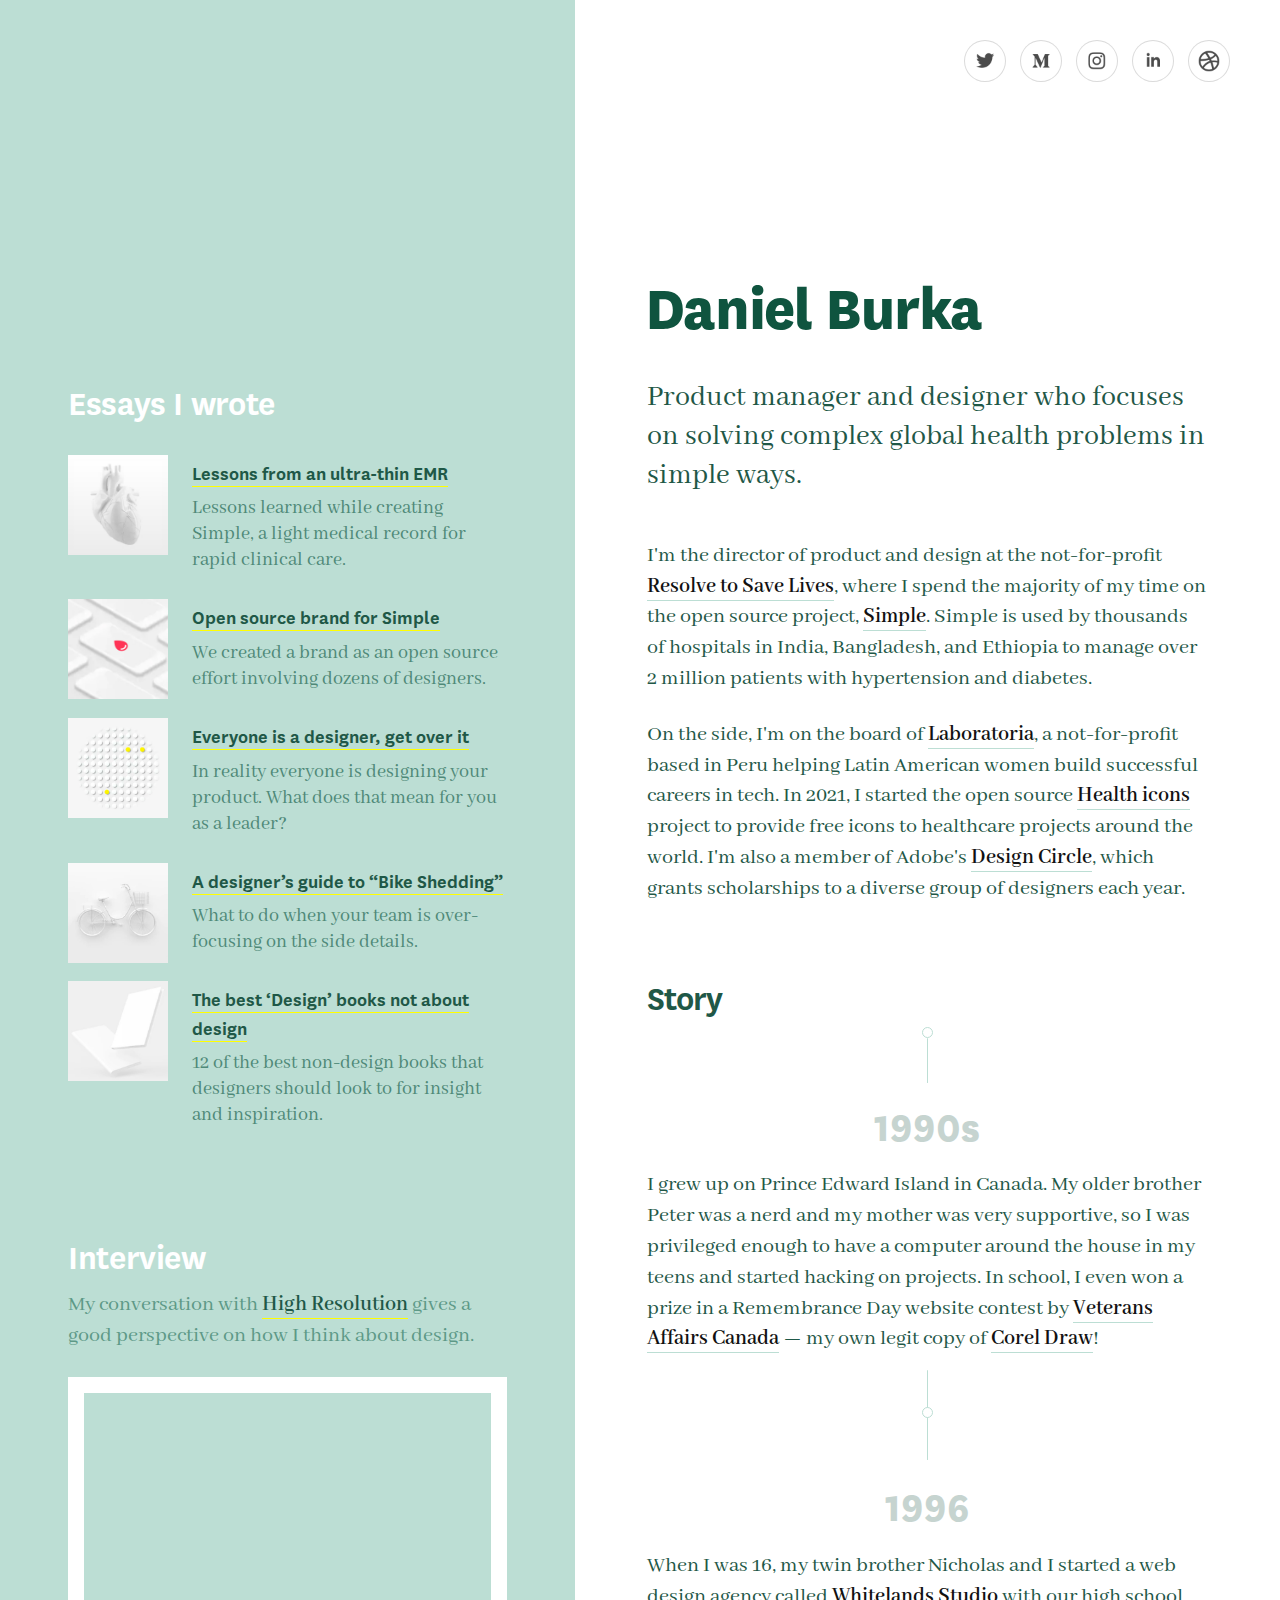
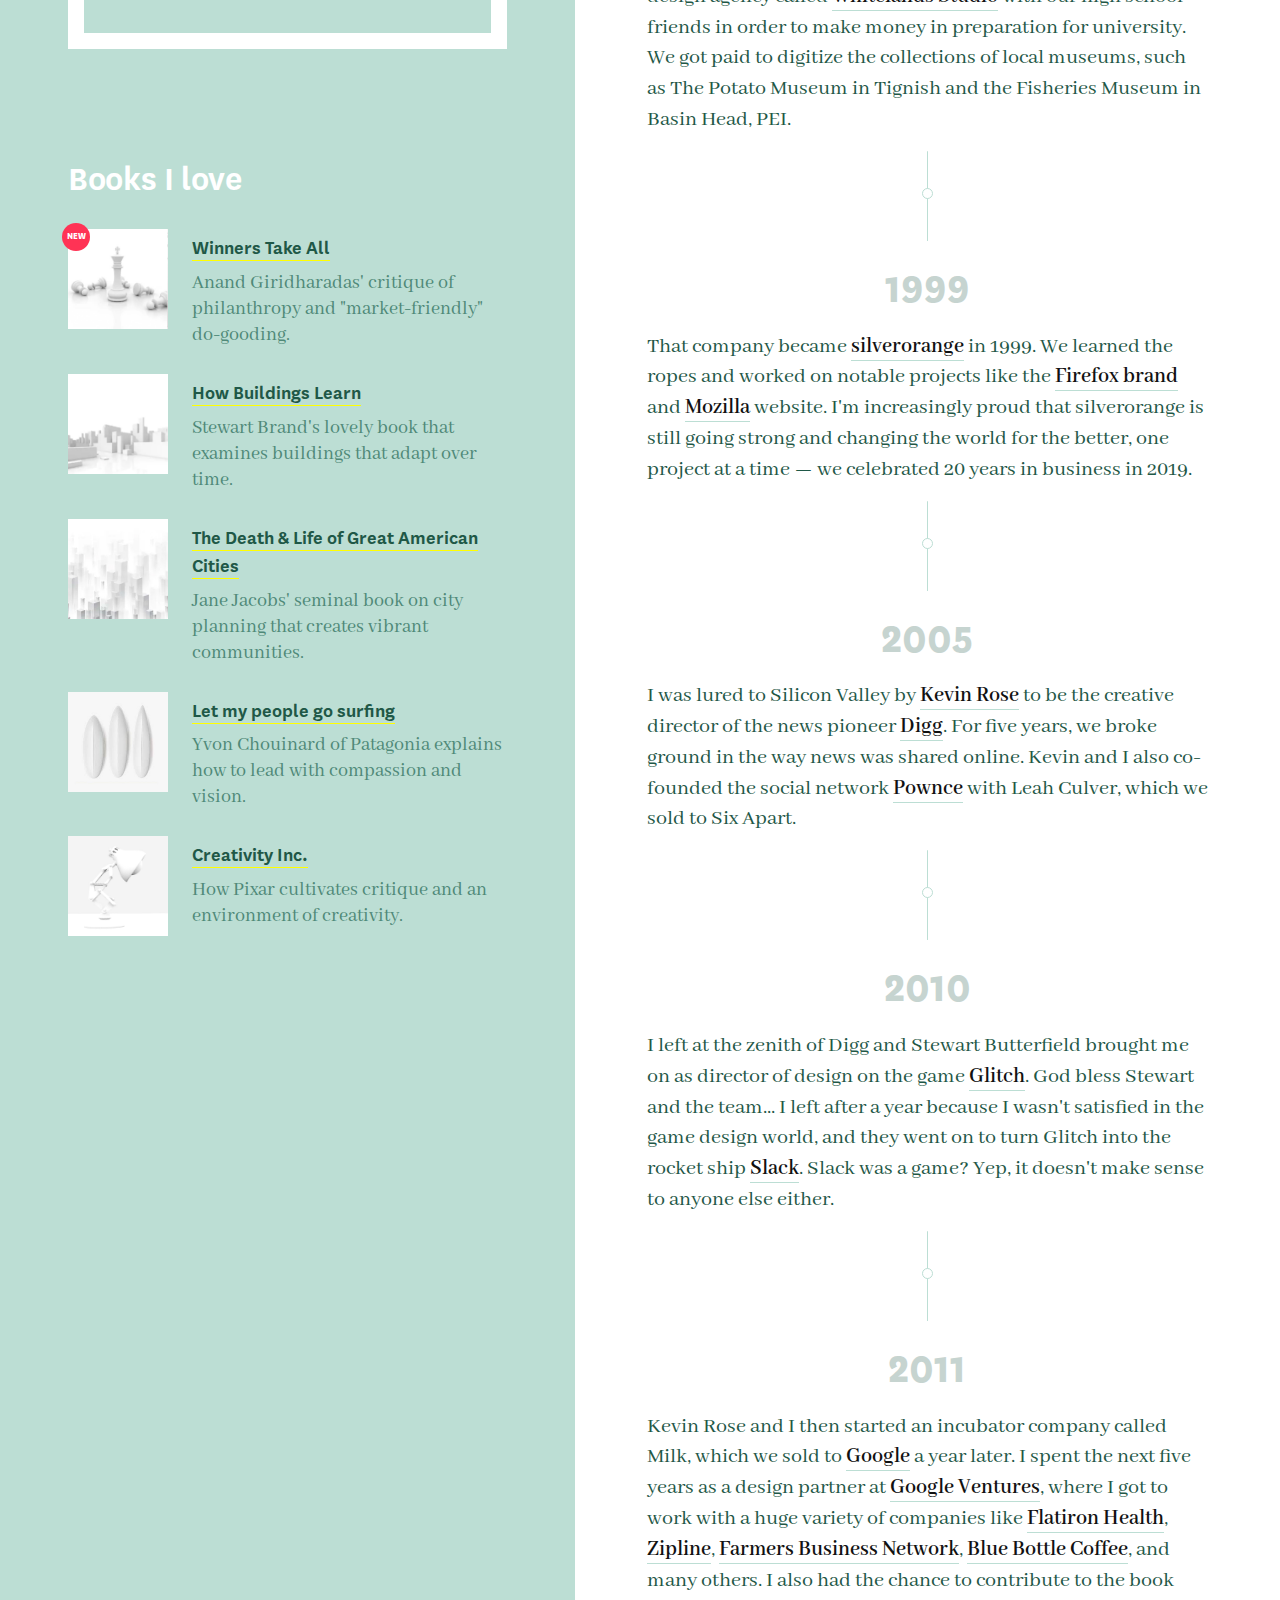
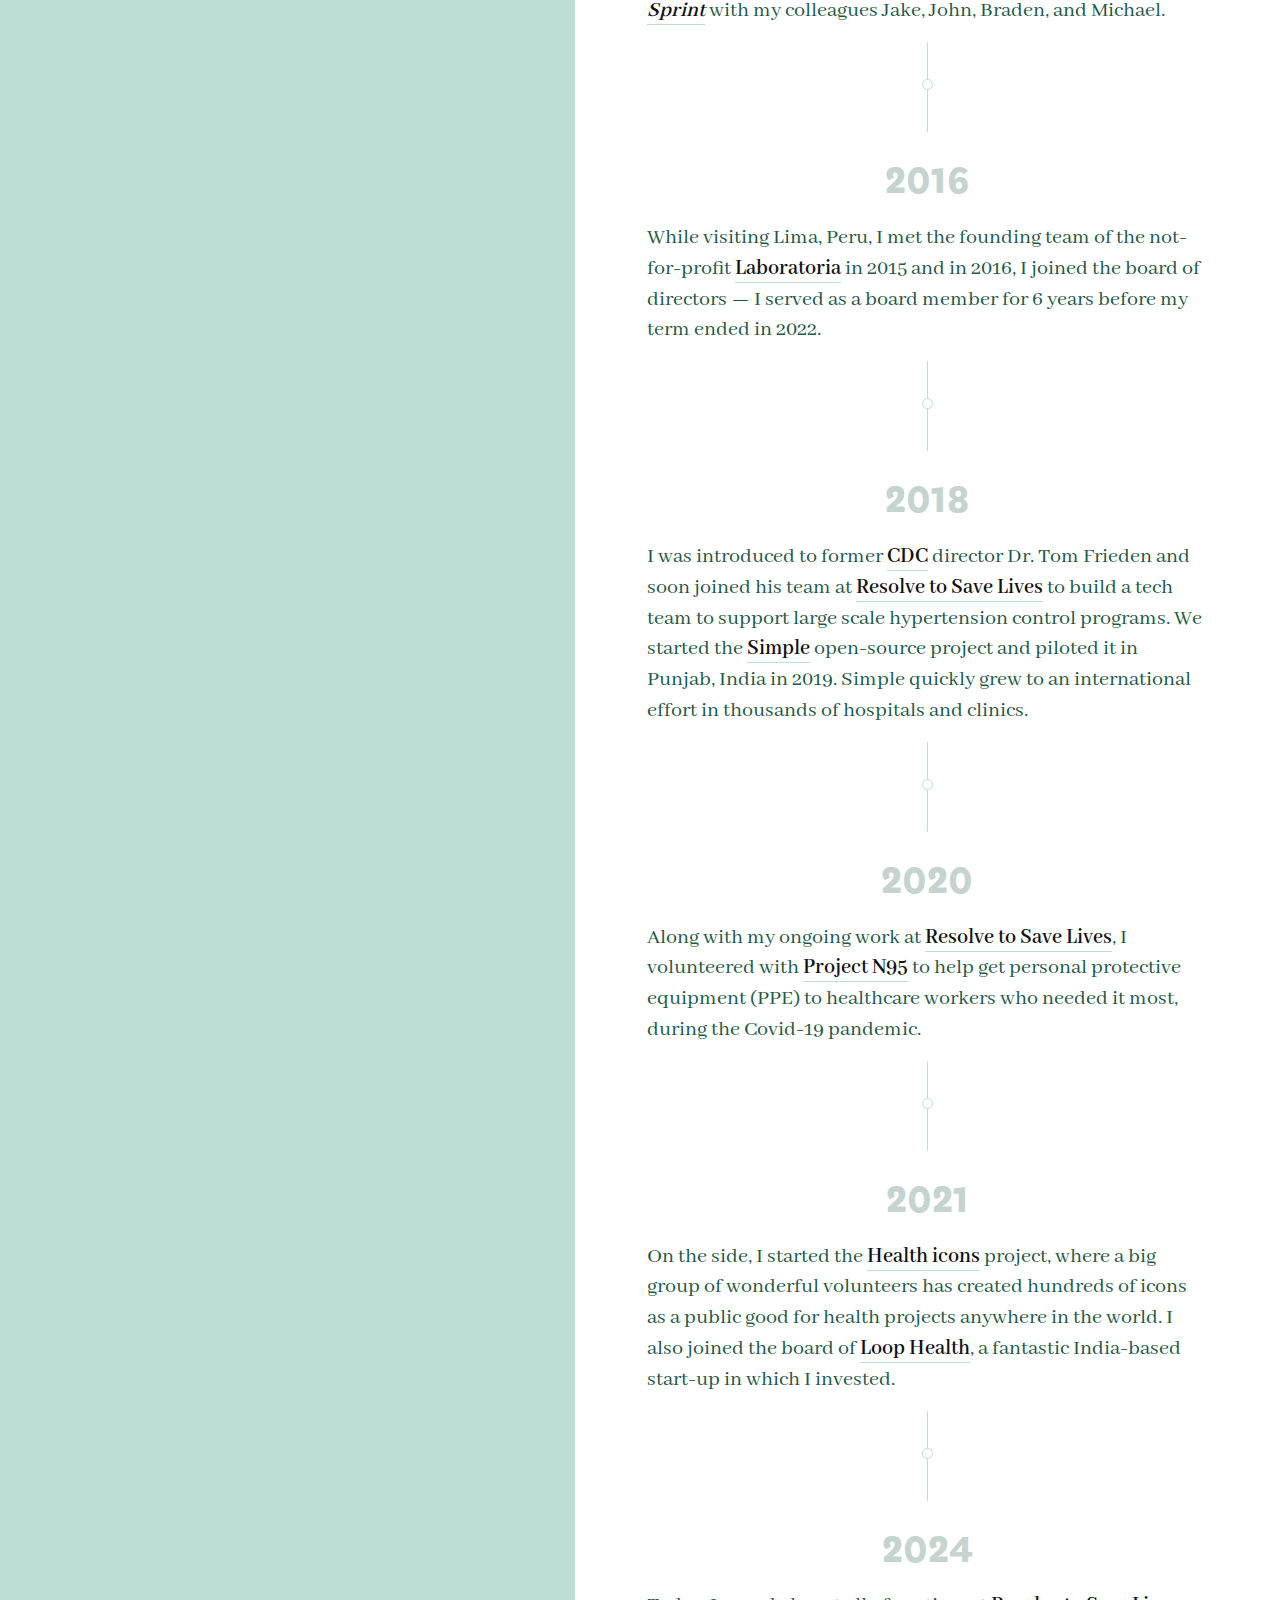
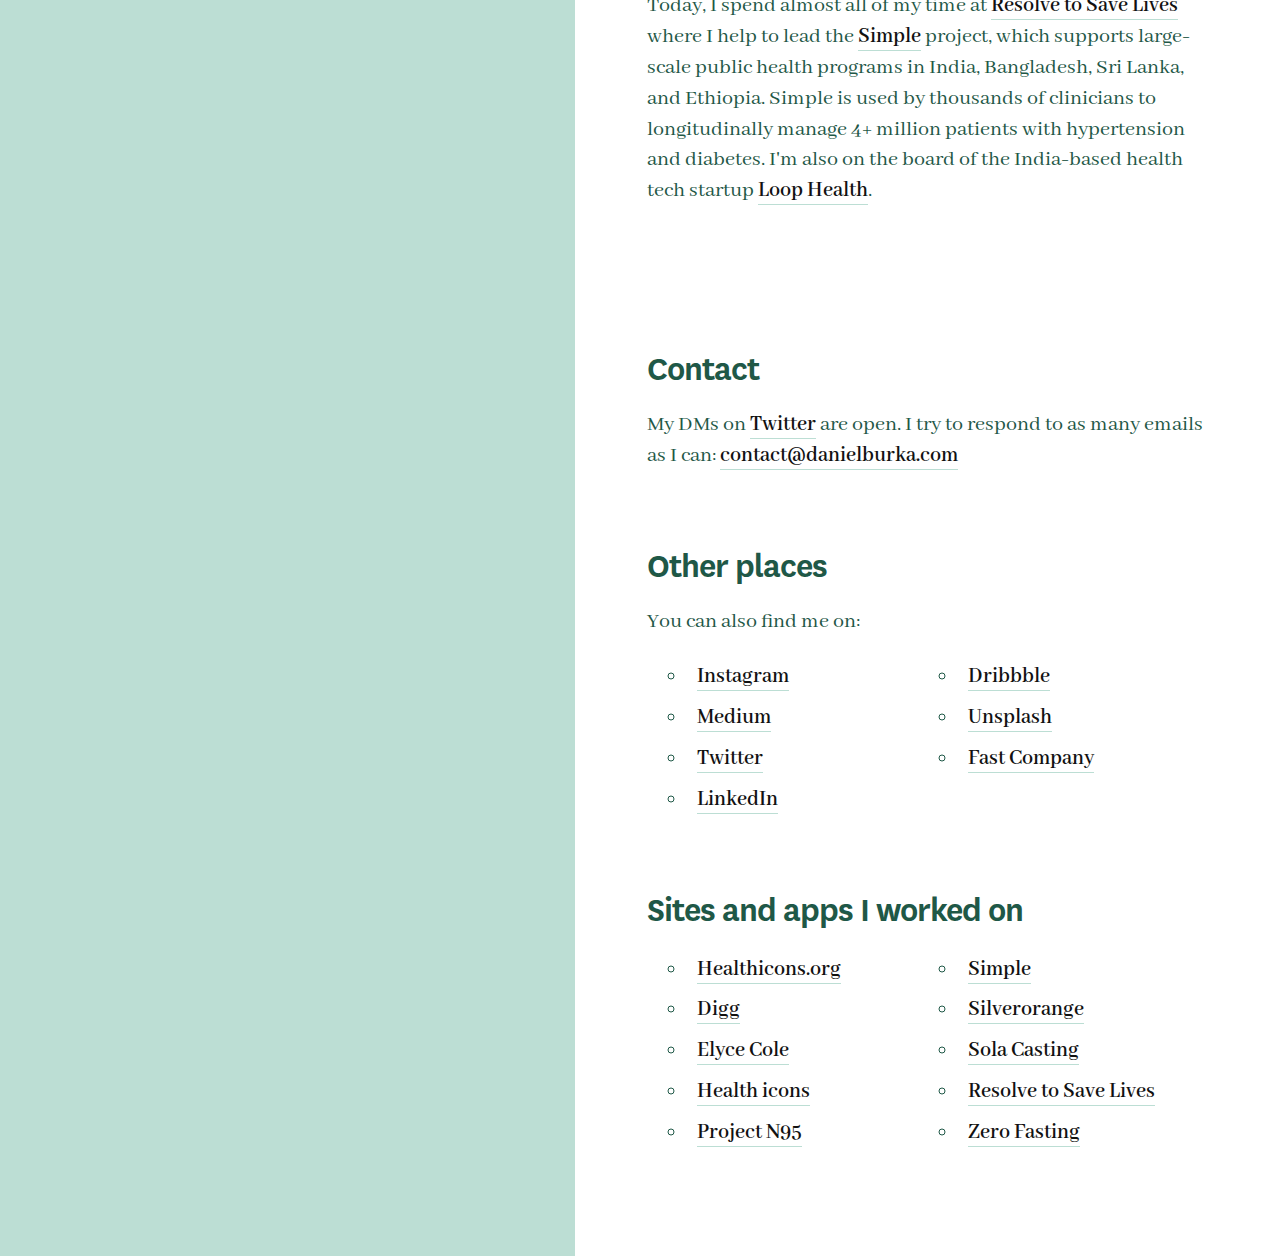
<file: index.html>
<!doctype html>
<html>
<head>
  <!-- Google Analytics
  –––––––––––––––––––––––––––––––––––––––––––––––––– -->

  <!-- Basic Page Needs
  –––––––––––––––––––––––––––––––––––––––––––––––––– -->
  <meta charset="utf-8">
  <!-- Use the title from a page's frontmatter if it has one -->
  <title>Daniel Burka</title>
  <meta name="description" content="Daniel is a product manager and designer who focuses on solving complex global health problems in simple ways.">
  <meta name="author" content="Daniel Burka">

  <!-- Browser/Mobile Specific Metas
  –––––––––––––––––––––––––––––––––––––––––––––––––– -->
  <meta http-equiv="x-ua-compatible" content="ie=edge">
  <meta name="viewport" content="width=device-width, initial-scale=1">

  <!-- Open Graph Metas
  –––––––––––––––––––––––––––––––––––––––––––––––––– -->
  <meta property="og:url"                content="https://www.danielburka.com" />
  <meta property="og:type"               content="article" />
  <meta property="og:title"              content="Daniel Burka" />
  <meta property="og:description"        content="Daniel is a product manager and designer who focuses on solving complex global health problems in simple ways." />
  <meta property="og:site_name" content="Daniel Burka" />
  <meta property="og:image"              content="https://danielburka.com/images/social.jpg" />
	
  <!-- Twitter Card data
  –––––––––––––––––––––––––––––––––––––––––––––––––– -->
  <meta name="twitter:card" content="summary_large_image">
  <meta name="twitter:site" content="@dburka">
  <meta name="twitter:title" content="Daniel Burka">
  <meta name="twitter:description" content="Daniel is a product manager and designer who focuses on solving complex global health problems in simple ways.">
  <meta name="twitter:creator" content="@dburka">
  <meta name="twitter:image:src" content="https://danielburka.com/images/social.jpg">

  <!-- CSS
  –––––––––––––––––––––––––––––––––––––––––––––––––– -->
  <link href="stylesheets/site.css" rel="stylesheet" />

  <!-- Favicon
  –––––––––––––––––––––––––––––––––––––––––––––––––– -->
  <link rel="icon" type="image/png" href="images/favicon.png">

</head>
<body>
<div class="wrapper">
	<div class="half">
		<div class="contents">
			
			<nav>
				<a href="#story" style="width: 220px;">Story</a>
				<a href="#contact" style="width: 310px;">Contact</a>
				<a href="#interview" style="width: 220px;">Interview</a>
				<a href="#books" style="width: 130px;">Reading</a>
			</nav>
			
			<h1>Daniel <span>Burka</span></h1>
			
			<p class="intro">Product manager and designer who focuses on solving complex global health problems in simple ways.</p>
			
			<p>I'm the director of product and design at the not-for-profit <a href="http://resolvetosavelives.org">Resolve to Save Lives</a>, where I spend the majority of my time on the open source project, <a href="http://simple.org">Simple</a>. Simple is used by thousands of hospitals in India, Bangladesh, and Ethiopia to manage over 2 million patients with hypertension and diabetes.</p>
			
			<p>On the side, I'm on the board of <a href="https://www.laboratoria.la/en">Laboratoria</a>, a not-for-profit based in Peru helping Latin American women build successful careers in tech. In 2021, I started the open source <a href="https://healthicons.org">Health icons</a> project to provide free icons to healthcare projects around the world. I'm also a member of Adobe's <a href="https://xd.adobe.com/ideas/design-circle/">Design Circle</a>, which grants scholarships to a diverse group of designers each year.</p>
			
			<h2 id="story">Story</h2>
			<p class="story first"><strong>1990s</strong> I grew up on Prince Edward Island in Canada. My older brother Peter was a nerd and my mother was very supportive, so I was privileged enough to have a computer around the house in my teens and started hacking on projects. In school, I even won a prize in a Remembrance Day website contest by <a href="https://www.veterans.gc.ca/">Veterans Affairs Canada</a> &#8212; my own legit copy of <a href="https://en.wikipedia.org/wiki/CorelDRAW">Corel Draw</a>!</p>
			
			<p class="story"><strong>1996</strong> When I was 16, my twin brother Nicholas and I started a web design agency called <a href="http://www.whitelands.com">Whitelands Studio</a> with our high school friends in order to make money in preparation for university. We got paid to digitize the collections of local museums, such as The Potato Museum in Tignish and the Fisheries Museum in Basin Head, PEI.</p>
			
			<p class="story"><strong>1999</strong> That company became <a href="http://silverorange.com/">silverorange</a> in 1999. We learned the ropes and worked on notable projects like the <a href="https://hicksdesign.co.uk/journal/branding-firefox">Firefox brand</a> and <a href="http://mozilla.org">Mozilla</a> website. I'm increasingly proud that silverorange is still going strong and changing the world for the better, one project at a time &#8212; we celebrated 20 years in business in 2019.</p>

			<p class="story"><strong>2005</strong> I was lured to Silicon Valley by <a href="http://kevinrose.com">Kevin Rose</a> to be the creative director of the news pioneer <a href="http://digg.com">Digg</a>. For five years, we broke ground in the way news was shared online. Kevin and I also co-founded the social network <a href="https://en.wikipedia.org/wiki/Pownce">Pownce</a> with Leah Culver, which we sold to Six Apart.</p>
			
			<p class="story"><strong>2010</strong> I left at the zenith of Digg and Stewart Butterfield brought me on as director of design on the game <a href="https://en.wikipedia.org/wiki/Glitch_(video_game)">Glitch</a>. God bless Stewart and the team... I left after a year because I wasn't satisfied in the game design world, and they went on to turn Glitch into the rocket ship <a href="http://slack.com">Slack</a>. Slack was a game? Yep, it doesn't make sense to anyone else either.</p>
			
			<p class="story"><strong>2011</strong> Kevin Rose and I then started an incubator company called Milk, which we sold to <a href="http://google.com">Google</a> a year later. I spent the next five years as a design partner at <a href="http://gv.com">Google Ventures</a>, where I got to work with a huge variety of companies like <a href="http://flatiron.com">Flatiron Health</a>, <a href="http://flyzipline.com">Zipline</a>, <a href="http://farmersbuisnessnetwork.com">Farmers Business Network</a>, <a href="http://bluebottle.com">Blue Bottle Coffee</a>, and many others. I also had the chance to contribute to the book <a href="https://www.amazon.com/Sprint-Solve-Problems-Test-Ideas/dp/1442397683"><em>Sprint</em></a> with my colleagues Jake, John, Braden, and Michael.</p>
			
			<p class="story"><strong>2016</strong> While visiting Lima, Peru, I met the founding team of the not-for-profit <a href="https://www.laboratoria.la/en">Laboratoria</a> in 2015 and in 2016, I joined the board of directors &#8212; I served as a board member for 6 years before my term ended in 2022.</p>
			
			<p class="story"><strong>2018</strong> I was introduced to former <a href="http://cdc.gov">CDC</a> director Dr. Tom Frieden and soon joined his team at <a href="http://resolvetosavelives.org">Resolve to Save Lives</a> to build a tech team to support large scale hypertension control programs. We started the <a href="https://simple.org">Simple</a> open-source project and piloted it in Punjab, India in 2019. Simple quickly grew to an international effort in thousands of hospitals and clinics.</p>
			
			<p class="story"><strong>2020</strong> Along with my ongoing work at <a href="http://resolvetosavelives.org">Resolve to Save Lives</a>, I volunteered with <a href="https://projectN95.org">Project N95</a> to help get personal protective equipment (PPE) to healthcare workers who needed it most, during the Covid-19 pandemic.</p>
			
			<p class="story"><strong>2021</strong> On the side, I started the <a href="https://healthicons.org">Health icons</a> project, where a big group of wonderful volunteers has created hundreds of icons as a public good for health projects anywhere in the world. I also joined the board of <a href="https://loophealth.com">Loop Health</a>, a fantastic India-based start-up in which I invested.</p>
			
			<p class="story"><strong>2024</strong> Today, I spend almost all of my time at <a href="http://resolvetosavelives.org">Resolve to Save Lives</a> where I help to lead the <a href="http://simple.org">Simple</a> project, which supports large-scale public health programs in India, Bangladesh, Sri Lanka, and Ethiopia. Simple is used by thousands of clinicians to longitudinally manage 4+ million patients with hypertension and diabetes. I'm also on the board of the India-based health tech startup <a href="https://loophealth.com">Loop Health</a>.</p>
			
			<h2 id="contact">Contact</h2>
			<p>My DMs on <a href="https://twitter.com/dburka">Twitter</a> are open. I try to respond to as many emails as I can: <a href="mailto:contact@danielburka.com">contact@danielburka.com</a></p>
			
			<h2 id="links">Other places</h2>
			<p>You can also find me on:</p>
			<ul style="column-count: 2;">
				<li><a href="http://instagram.com/dburka">Instagram</a></li>
				<li><a href="http://medium.com/@dburka">Medium</a></li>
				<li><a href="http://twitter.com/dburka">Twitter</a></li>
				<li><a href="https://www.linkedin.com/in/dburka/">LinkedIn</a></li>
				<li><a href="https://dribbble.com/dburka">Dribbble</a></li>
				<li><a href="https://unsplash.com/@dburka">Unsplash</a></li>
				<li><a href="https://www.fastcompany.com/user/daniel-burka">Fast Company</a></li>
			</ul>
			
			<h2 id="sites">Sites and apps I worked on</h2>
			<ul style="column-count: 2;">
				<li><a href="https://healthicons.org/">Healthicons.org</a></li>
				<li><a href="https://digg.com/">Digg</a></li>
				<li><a href="https://elycecole.com/">Elyce Cole</a></li>
				<li><a href="https://healthicons.org/">Health icons</a></li>
				<li><a href="https://www.projectn95.org/">Project N95</a></li>
				<li><a href="https://simple.org/">Simple</a></li>
				<li><a href="https://silverorange.com/">Silverorange</a></li>
				<li><a href="https://solacasting.com/">Sola Casting</a></li>
				<li><a href="https://resolvetosavelives.org/">Resolve to Save Lives</a></li>
				<li><a href="https://www.zerofasting.com/">Zero Fasting</a></li>
			</ul>
			
			<footer>
				<a href="http://twitter.com/dburka"><img src="images/twitter.png"></a>
				<a href="http://medium.com/@dburka"><img src="images/medium.png"></a>
				<a href="http://instagram.com/dburka"><img src="images/instagram.png"></a>
				<a href="https://www.linkedin.com/in/dburka/"><img src="images/linkedin.png"></a>
				<a href="https://dribbble.com/dburka"><img src="images/dribbble.png"></a>
			</footer>

		</div>
	</div>
	<div class="feature">
		<div class="feature-contents">
			<h3 id="essays">Essays I wrote</h3>
			<div class="reading">
				<a href="https://medium.com/simple-dot-org/what-we-are-learning-by-creating-an-ultra-thin-emr-d178e6bbdbd4">
					<img src="images/reading-emr.jpg">
					<strong>Lessons from an ultra-thin EMR</strong>
					<span>Lessons learned while creating Simple, a light medical record for rapid clinical care.</span>
				</a>
			</div>
			<div class="reading">
				<a href="https://medium.com/simple-dot-org/open-source-brand-design-for-simple-474f03a7fc15">
					<img src="images/reading-simple-brand.jpg">
					<strong>Open source brand for Simple</strong>
					<span>We created a brand as an open source effort involving dozens of designers.</span>
				</a>
			</div>

			<div class="reading">
				<a href="https://library.gv.com/everyone-is-a-designer-get-over-it-501cc9a2f434?source=friends_link&sk=e4725d6d0e20da6e436920803e6ce214">
					<img src="images/reading-everyone.jpg">
					<strong>Everyone is a designer, get over it</strong>
					<span>In reality everyone is designing your product. What does that mean for you as a leader?</span>
				</a>
			</div>
			
			<div class="reading">
				<a href="https://library.gv.com/a-designers-guide-to-parkinson-s-law-of-triviality-86484cb79526?source=friends_link&sk=04ee8b56d7b4cb466e88f0e4a78e2c65">
					<img src="images/reading-parkinsons.jpg">
					<strong>A designer’s guide to &ldquo;Bike Shedding&rdquo;</strong>
					<span>What to do when your team is over-focusing on the side details.</span>
				</a>
			</div>
			
			<div class="reading">
				<a href="https://medium.com/google-design/the-best-design-books-that-arent-explicitly-about-design-74fc96ce115e?source=friends_link&sk=406a8a8231e8090c2299e75dc10a70c0">
					<img src="images/reading-books.jpg">
					<strong>The best ‘Design’ books not about design</strong>
					<span>12 of the best non-design books that designers should look to for insight and inspiration.</span>
				</a>
			</div>
			
			<h3 id="interview">Interview</h3>
			<p>My conversation with <a href="https://www.highresolution.design/">High Resolution</a> gives a good perspective on how I think about design.</p>
			<div class="videoWrapper">
			<iframe style="width: 100%;" src="https://www.youtube.com/embed/TeE6Tx_nO94" frameborder="0" allow="accelerometer; autoplay; encrypted-media; gyroscope; picture-in-picture" allowfullscreen></iframe>
			</div>
			
			<h3 id="books">Books I love</h3>
			
			<div class="reading">
				<a href="https://www.penguinrandomhouse.com/books/539747/winners-take-all-by-anand-giridharadas/">
					<img src="images/reading-winners.jpg">
					<strong>Winners Take All</strong>
					<span>Anand Giridharadas' critique of philanthropy and "market-friendly" do-gooding.</span>
				</a>
				<div class="new">NEW</div>
			</div>
			
			<div class="reading">
				<a href="https://en.wikipedia.org/wiki/How_Buildings_Learn">
					<img src="images/reading-buildings.jpg">
					<strong>How Buildings Learn</strong>
					<span>Stewart Brand's lovely book that examines buildings that adapt over time.</span>
				</a>
			</div>
			
			<div class="reading">
				<a href="https://en.wikipedia.org/wiki/The_Death_and_Life_of_Great_American_Cities">
					<img src="images/reading-cities.jpg">
					<strong>The Death &amp; Life of Great American Cities</strong>
					<span>Jane Jacobs' seminal book on city planning that creates vibrant communities.</span>
				</a>
			</div>
			
			<div class="reading">
				<a href="https://www.patagonia.com/product/let-my-people-go-surfing-revised-paperback-book/BK067.html">
					<img src="images/reading-surfing.jpg">
					<strong>Let my people go surfing</strong>
					<span>Yvon Chouinard of Patagonia explains how to lead with compassion and vision.</span>
				</a>
			</div>
			
			<div class="reading">
				<a href="http://www.creativityincbook.com/about/">
					<img src="images/reading-creativity.jpg">
					<strong>Creativity Inc.</strong>
					<span>How Pixar cultivates critique and an environment of creativity.</span>
				</a>
			</div>
			
		</div>
	</div>
</div>
</body>
</html>
</file>
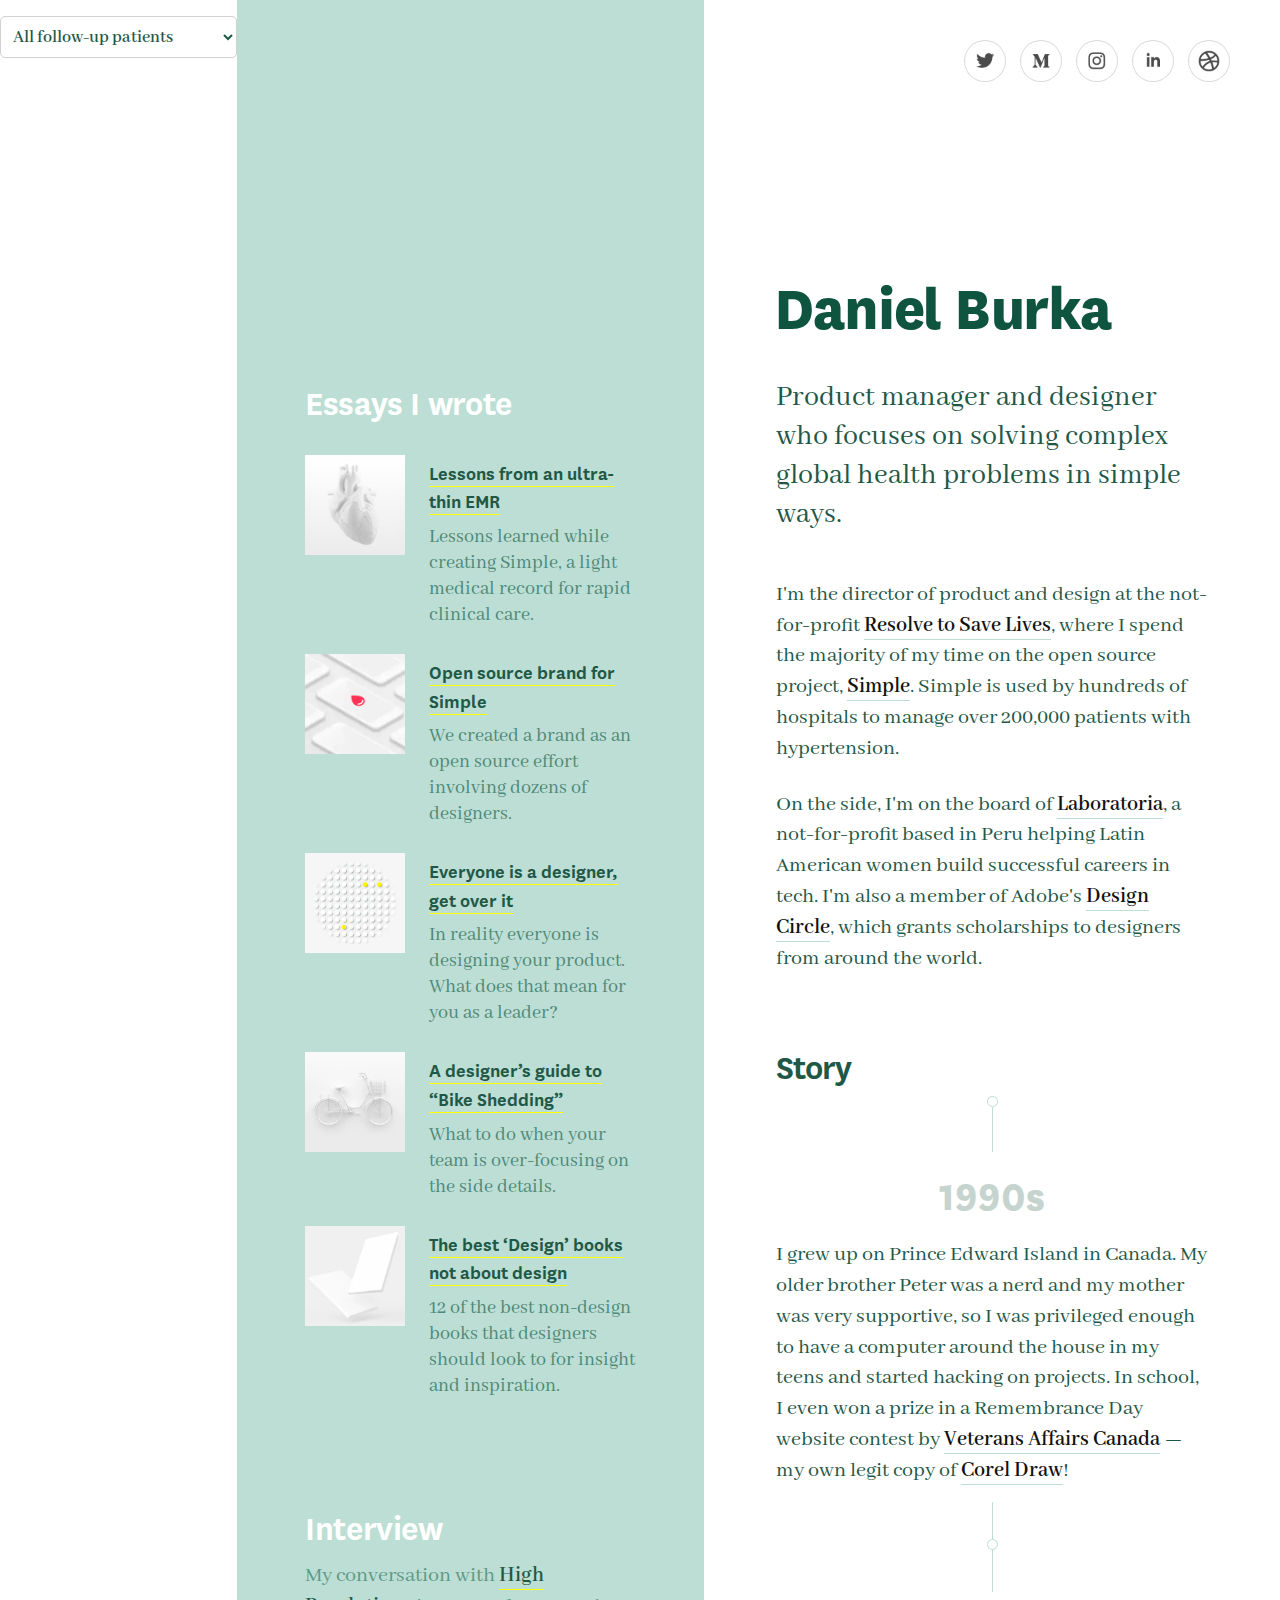
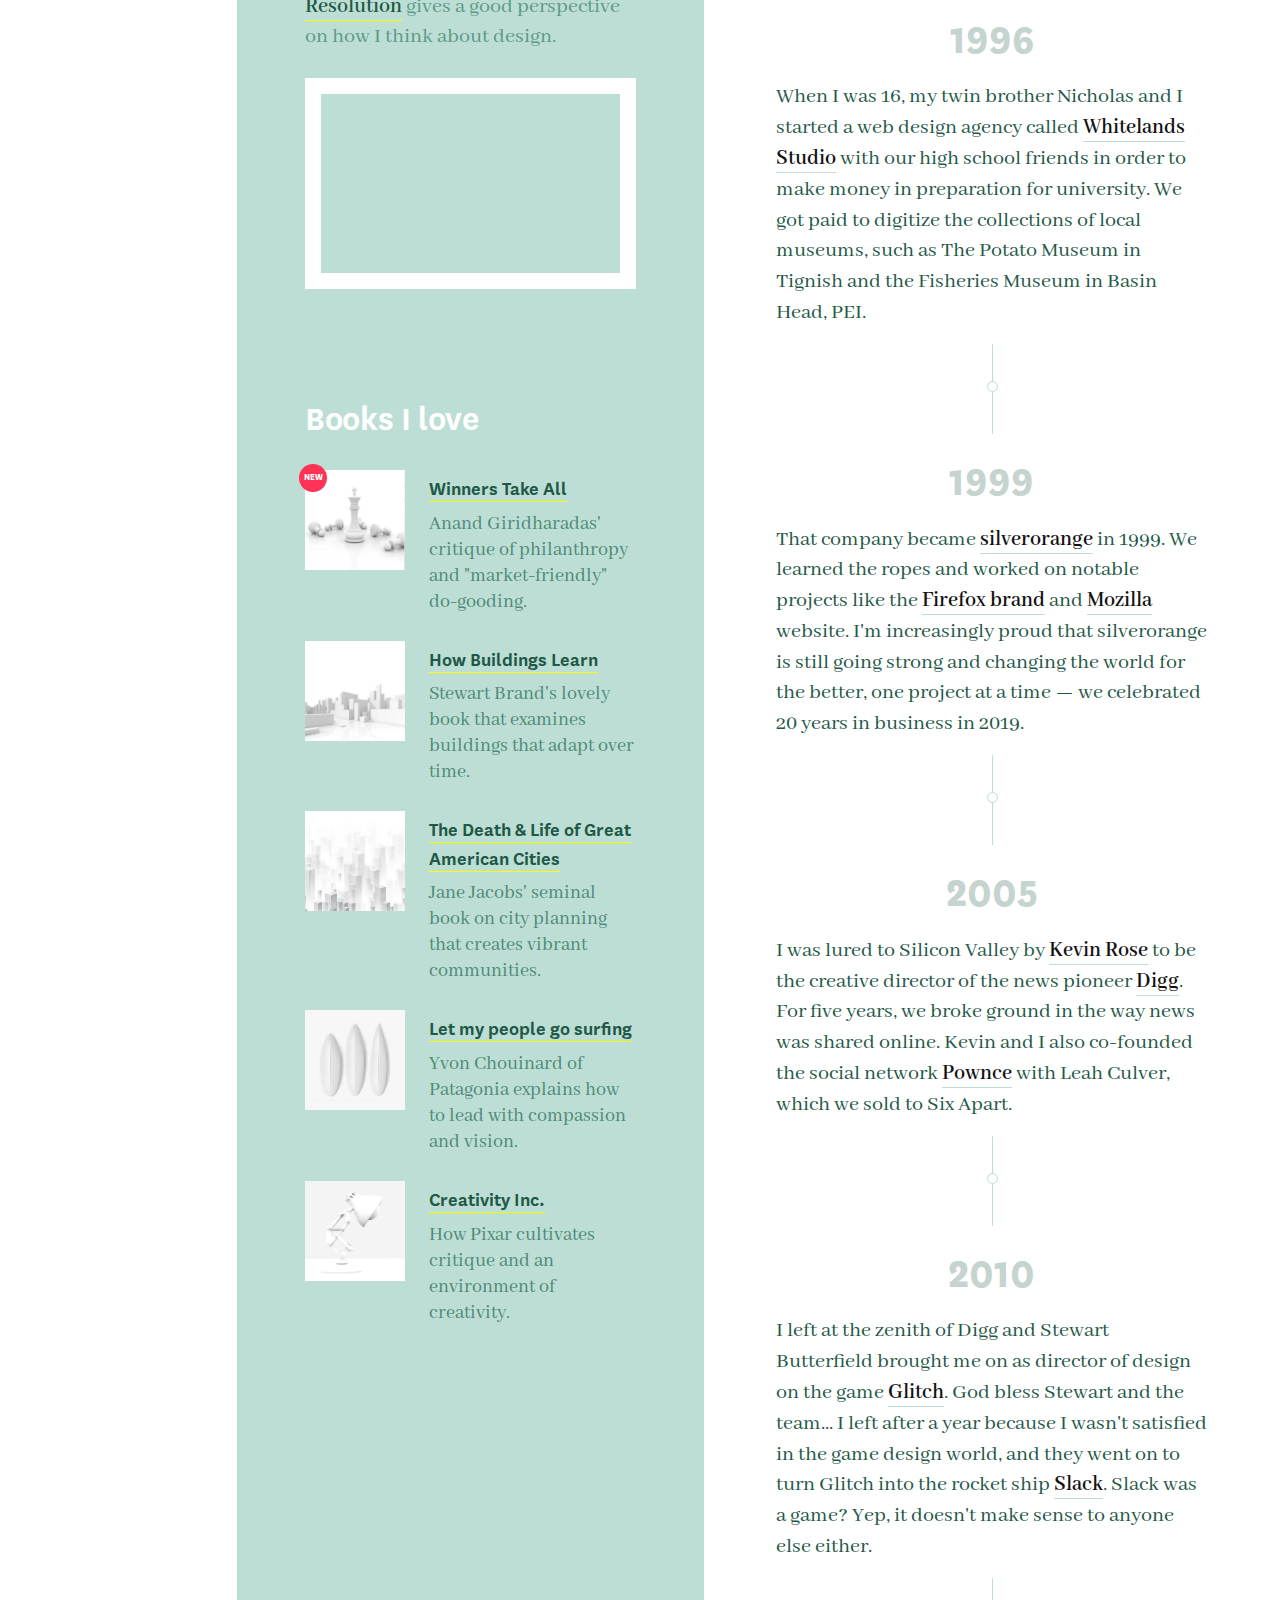
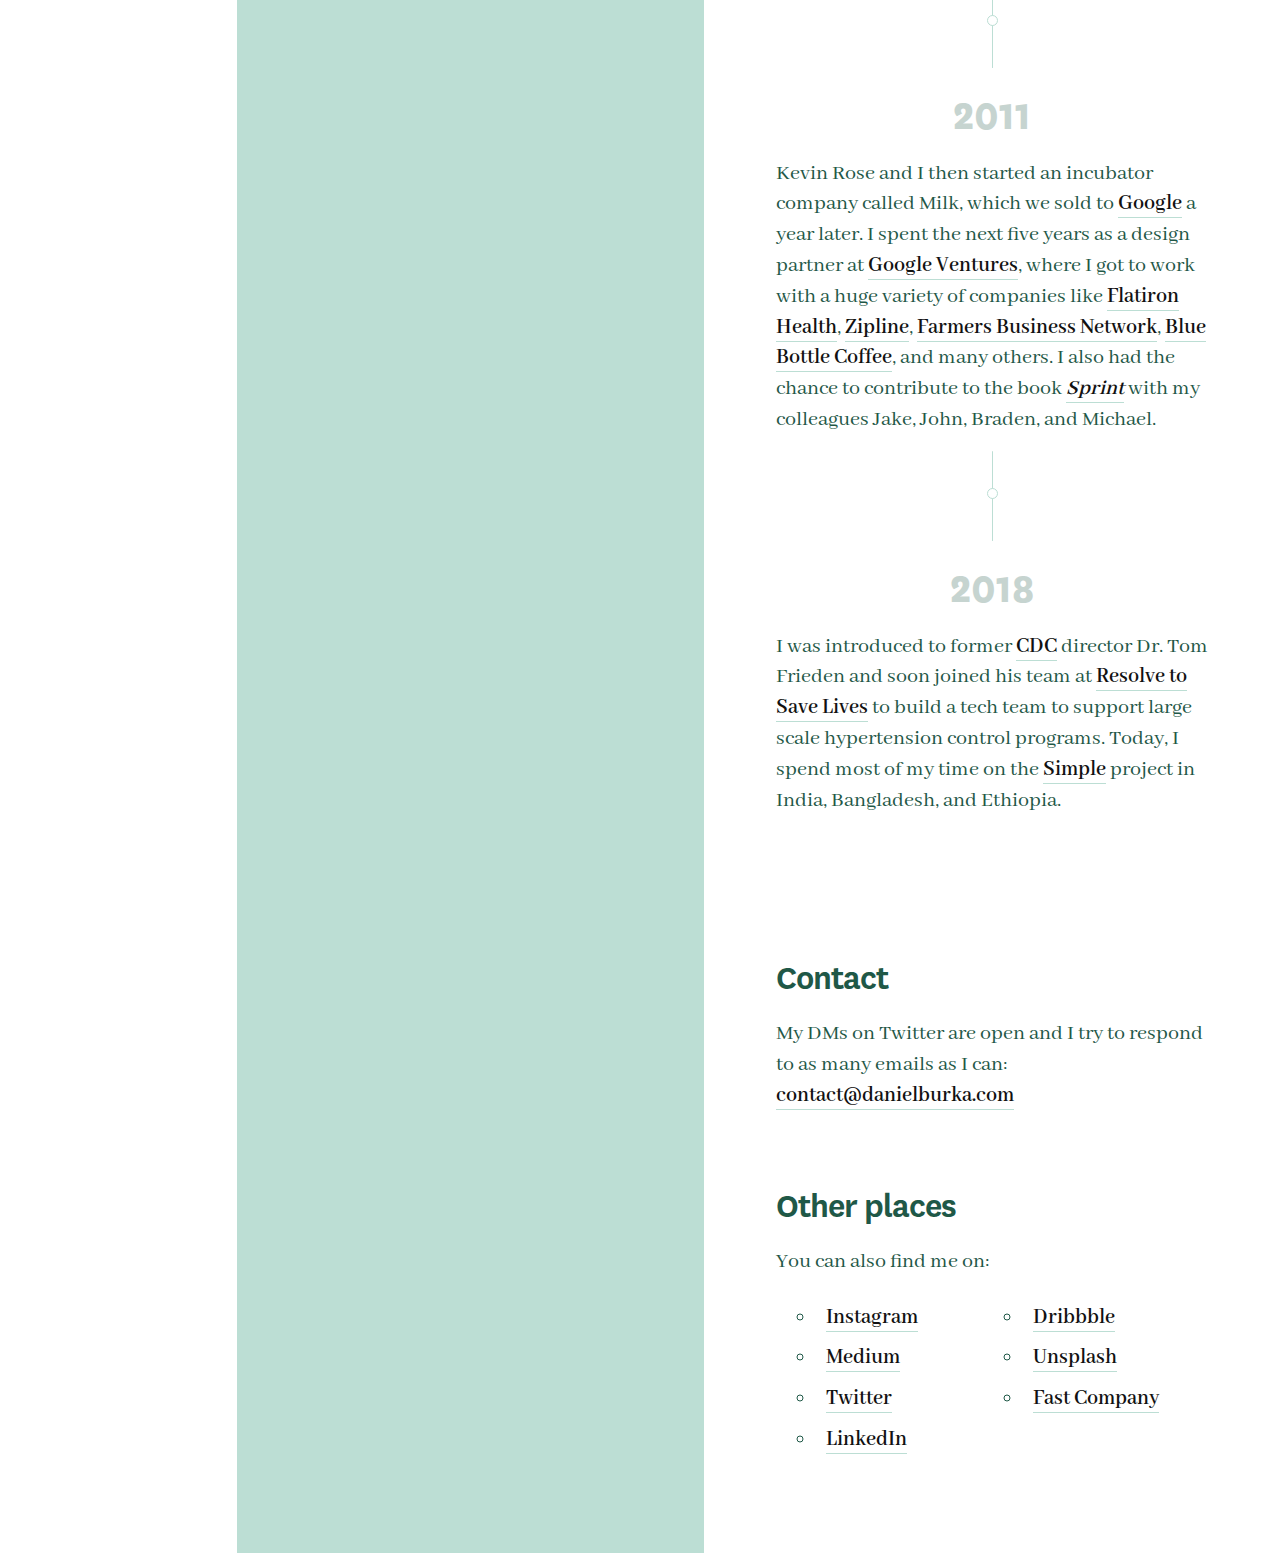
<file: hi/index.html>
<!doctype html>
<html>
<head>
  <!-- Google Analytics
  –––––––––––––––––––––––––––––––––––––––––––––––––– -->

  <!-- Basic Page Needs
  –––––––––––––––––––––––––––––––––––––––––––––––––– -->
  <meta charset="utf-8">
  <!-- Use the title from a page's frontmatter if it has one -->
  <title>Daniel Burka</title>
  <meta name="description" content="Daniel is a product manager and designer who focuses on solving complex global health problems in simple ways.">
  <meta name="author" content="Daniel Burka">

  <!-- Browser/Mobile Specific Metas
  –––––––––––––––––––––––––––––––––––––––––––––––––– -->
  <meta http-equiv="x-ua-compatible" content="ie=edge">
  <meta name="viewport" content="width=device-width, initial-scale=1">

  <!-- Open Graph Metas
  –––––––––––––––––––––––––––––––––––––––––––––––––– -->
  <meta property="og:url"                content="https://www.danielburka.com" />
  <meta property="og:type"               content="article" />
  <meta property="og:title"              content="Daniel Burka" />
  <meta property="og:description"        content="Daniel is a product manager and designer who focuses on solving complex global health problems in simple ways." />
  <meta property="og:site_name" content="Daniel Burka" />
  <meta property="og:image"              content="https://danielburka.com/images/social.jpg" />
    
  <!-- Twitter Card data
  –––––––––––––––––––––––––––––––––––––––––––––––––– -->
  <meta name="twitter:card" content="summary_large_image">
  <meta name="twitter:site" content="@dburka">
  <meta name="twitter:title" content="Daniel Burka">
  <meta name="twitter:description" content="Daniel is a product manager and designer who focuses on solving complex global health problems in simple ways.">
  <meta name="twitter:creator" content="@dburka">
  <meta name="twitter:image:src" content="https://danielburka.com/images/social.jpg">

  <!-- CSS
  –––––––––––––––––––––––––––––––––––––––––––––––––– -->
  <link href="../stylesheets/site.css" rel="stylesheet" />

  <!-- FONT
  –––––––––––––––––––––––––––––––––––––––––––––––––– -->
  
  <!-- JS
  –––––––––––––––––––––––––––––––––––––––––––––––––– -->
  <!-- <script src="../javascripts/site.js"></script> -->

  <!-- Favicon
  –––––––––––––––––––––––––––––––––––––––––––––––––– -->
  <link rel="icon" type="image/png" href="../images/favicon.png">

</head>
<body>
<div class="wrapper">
    <div class="half">
        <div class="contents">
            
            <nav>
                <a href="#story" style="width: 220px;">Story</a>
                <a href="#contact" style="width: 310px;">Contact</a>
                <a href="#interview" style="width: 220px;">Interview</a>
                <a href="#books" style="width: 130px;">Reading</a>
            </nav>
            
            <h1>Daniel <span>Burka</span></h1>
            
            <p class="intro">Product manager and designer who focuses on solving complex global health problems in simple ways.</p>
            
            <p>I'm the director of product and design at the not-for-profit <a href="http://resolvetosavelives.org">Resolve to Save Lives</a>, where I spend the majority of my time on the open source project, <a href="http://simple.org">Simple</a>. Simple is used by hundreds of hospitals to manage over 200,000 patients with hypertension.</p>
            
            <p>On the side, I'm on the board of <a href="https://www.laboratoria.la/en">Laboratoria</a>, a not-for-profit based in Peru helping Latin American women build successful careers in tech. I'm also a member of Adobe's <a href="https://xd.adobe.com/ideas/design-circle/">Design Circle</a>, which grants scholarships to designers from around the world.</p>
            
            <h2 id="story">Story</h2>
            <p class="story first"><strong>1990s</strong> I grew up on Prince Edward Island in Canada. My older brother Peter was a nerd and my mother was very supportive, so I was privileged enough to have a computer around the house in my teens and started hacking on projects. In school, I even won a prize in a Remembrance Day website contest by <a href="https://www.veterans.gc.ca/">Veterans Affairs Canada</a> &#8212; my own legit copy of <a href="https://en.wikipedia.org/wiki/CorelDRAW">Corel Draw</a>!</p>
            
            <p class="story"><strong>1996</strong> When I was 16, my twin brother Nicholas and I started a web design agency called <a href="http://www.whitelands.com">Whitelands Studio</a> with our high school friends in order to make money in preparation for university. We got paid to digitize the collections of local museums, such as The Potato Museum in Tignish and the Fisheries Museum in Basin Head, PEI.</p>
            
            <p class="story"><strong>1999</strong> That company became <a href="http://silverorange.com/">silverorange</a> in 1999. We learned the ropes and worked on notable projects like the <a href="https://hicksdesign.co.uk/journal/branding-firefox">Firefox brand</a> and <a href="http://mozilla.org">Mozilla</a> website. I'm increasingly proud that silverorange is still going strong and changing the world for the better, one project at a time &#8212; we celebrated 20 years in business in 2019.</p>

            <p class="story"><strong>2005</strong> I was lured to Silicon Valley by <a href="http://kevinrose.com">Kevin Rose</a> to be the creative director of the news pioneer <a href="http://digg.com">Digg</a>. For five years, we broke ground in the way news was shared online. Kevin and I also co-founded the social network <a href="https://en.wikipedia.org/wiki/Pownce">Pownce</a> with Leah Culver, which we sold to Six Apart.</p>
            
            <p class="story"><strong>2010</strong> I left at the zenith of Digg and Stewart Butterfield brought me on as director of design on the game <a href="https://en.wikipedia.org/wiki/Glitch_(video_game)">Glitch</a>. God bless Stewart and the team... I left after a year because I wasn't satisfied in the game design world, and they went on to turn Glitch into the rocket ship <a href="http://slack.com">Slack</a>. Slack was a game? Yep, it doesn't make sense to anyone else either.</p>
            
            <p class="story"><strong>2011</strong> Kevin Rose and I then started an incubator company called Milk, which we sold to <a href="http://google.com">Google</a> a year later. I spent the next five years as a design partner at <a href="http://gv.com">Google Ventures</a>, where I got to work with a huge variety of companies like <a href="http://flatiron.com">Flatiron Health</a>, <a href="http://flyzipline.com">Zipline</a>, <a href="http://farmersbuisnessnetwork.com">Farmers Business Network</a>, <a href="http://bluebottle.com">Blue Bottle Coffee</a>, and many others. I also had the chance to contribute to the book <a href="https://www.amazon.com/Sprint-Solve-Problems-Test-Ideas/dp/1442397683"><em>Sprint</em></a> with my colleagues Jake, John, Braden, and Michael.</p>
            
            <p class="story"><strong>2018</strong> I was introduced to former <a href="http://cdc.gov">CDC</a> director Dr. Tom Frieden and soon joined his team at <a href="http://resolvetosavelives.org">Resolve to Save Lives</a> to build a tech team to support large scale hypertension control programs. Today, I spend most of my time on the <a href="http://simple.org">Simple</a> project in India, Bangladesh, and Ethiopia.</p>
            
            <h2 id="contact">Contact</h2>
            <p>My DMs on Twitter are open and I try to respond to as many emails as I can: <a href="mailto:contact@danielburka.com">contact@danielburka.com</a></p>
            
            <h2 id="links">Other places</h2>
            <p>You can also find me on:</p>
            <ul style="column-count: 2;">
                <li><a href="http://instagram.com/dburka">Instagram</a></li>
                <li><a href="http://medium.com/@dburka">Medium</a></li>
                <li><a href="http://twitter.com/dburka">Twitter</a></li>
                <li><a href="https://www.linkedin.com/in/dburka/">LinkedIn</a></li>
                <li><a href="https://dribbble.com/dburka">Dribbble</a></li>
                <li><a href="https://unsplash.com/@dburka">Unsplash</a></li>
                <li><a href="https://www.fastcompany.com/user/daniel-burka">Fast Company</a></li>
            </ul>
            
            <footer>
                <a href="http://twitter.com/dburka"><img src="../images/twitter.png"></a>
                <a href="http://medium.com/@dburka"><img src="../images/medium.png"></a>
                <a href="http://instagram.com/dburka"><img src="../images/instagram.png"></a>
                <a href="https://www.linkedin.com/in/dburka/"><img src="../images/linkedin.png"></a>
                <a href="https://dribbble.com/dburka"><img src="../images/dribbble.png"></a>
            </footer>
        </div>
    </div>
    <div class="feature">
        <div class="feature-contents">
            <h3 id="essays">Essays I wrote</h3>
            <div class="reading">
                <a href="https://medium.com/simple-dot-org/what-we-are-learning-by-creating-an-ultra-thin-emr-d178e6bbdbd4">
                    <img src="../images/reading-emr.jpg">
                    <strong>Lessons from an ultra-thin EMR</strong>
                    <span>Lessons learned while creating Simple, a light medical record for rapid clinical care.</span>
                </a>
            </div>
            <div class="reading">
                <a href="https://medium.com/simple-dot-org/open-source-brand-design-for-simple-474f03a7fc15">
                    <img src="../images/reading-simple-brand.jpg">
                    <strong>Open source brand for Simple</strong>
                    <span>We created a brand as an open source effort involving dozens of designers.</span>
                </a>
            </div>

            <div class="reading">
                <a href="https://library.gv.com/everyone-is-a-designer-get-over-it-501cc9a2f434?source=friends_link&sk=e4725d6d0e20da6e436920803e6ce214">
                    <img src="../images/reading-everyone.jpg">
                    <strong>Everyone is a designer, get over it</strong>
                    <span>In reality everyone is designing your product. What does that mean for you as a leader?</span>
                </a>
            </div>
            
            <div class="reading">
                <a href="https://library.gv.com/a-designers-guide-to-parkinson-s-law-of-triviality-86484cb79526?source=friends_link&sk=04ee8b56d7b4cb466e88f0e4a78e2c65">
                    <img src="../images/reading-parkinsons.jpg">
                    <strong>A designer’s guide to &ldquo;Bike Shedding&rdquo;</strong>
                    <span>What to do when your team is over-focusing on the side details.</span>
                </a>
            </div>
            
            <div class="reading">
                <a href="https://medium.com/google-design/the-best-design-books-that-arent-explicitly-about-design-74fc96ce115e?source=friends_link&sk=406a8a8231e8090c2299e75dc10a70c0">
                    <img src="../images/reading-books.jpg">
                    <strong>The best ‘Design’ books not about design</strong>
                    <span>12 of the best non-design books that designers should look to for insight and inspiration.</span>
                </a>
            </div>
            
            <h3 id="interview">Interview</h3>
            <p>My conversation with <a href="https://www.highresolution.design/">High Resolution</a> gives a good perspective on how I think about design.</p>
            <div class="videoWrapper">
            <iframe style="width: 100%;" src="https://www.youtube.com/embed/TeE6Tx_nO94" frameborder="0" allow="accelerometer; autoplay; encrypted-media; gyroscope; picture-in-picture" allowfullscreen></iframe>
            </div>
            
            <h3 id="books">Books I love</h3>
            
            <div class="reading">
                <a href="https://www.penguinrandomhouse.com/books/539747/winners-take-all-by-anand-giridharadas/">
                    <img src="../images/reading-winners.jpg">
                    <strong>Winners Take All</strong>
                    <span>Anand Giridharadas' critique of philanthropy and "market-friendly" do-gooding.</span>
                </a>
                <div class="new">NEW</div>
            </div>
            
            <div class="reading">
                <a href="https://en.wikipedia.org/wiki/How_Buildings_Learn">
                    <img src="../images/reading-buildings.jpg">
                    <strong>How Buildings Learn</strong>
                    <span>Stewart Brand's lovely book that examines buildings that adapt over time.</span>
                </a>
            </div>
            
            <div class="reading">
                <a href="https://en.wikipedia.org/wiki/The_Death_and_Life_of_Great_American_Cities">
                    <img src="../images/reading-cities.jpg">
                    <strong>The Death &amp; Life of Great American Cities</strong>
                    <span>Jane Jacobs' seminal book on city planning that creates vibrant communities.</span>
                </a>
            </div>
            
            <div class="reading">
                <a href="https://www.patagonia.com/product/let-my-people-go-surfing-revised-paperback-book/BK067.html">
                    <img src="../images/reading-surfing.jpg">
                    <strong>Let my people go surfing</strong>
                    <span>Yvon Chouinard of Patagonia explains how to lead with compassion and vision.</span>
                </a>
            </div>
            
            <div class="reading">
                <a href="http://www.creativityincbook.com/about/">
                    <img src="../images/reading-creativity.jpg">
                    <strong>Creativity Inc.</strong>
                    <span>How Pixar cultivates critique and an environment of creativity.</span>
                </a>
            </div>
            
        </div>
    </div>
    
    <style>
        .card-dropdown {
            width: 100%;
            border: 1px solid $blue;
            color: $blue;
            font-weight: bold;
            font-size: 18px;
            padding: 8px;
            height: 42px;
            background: #fff;
            margin: 16px 0 8px 0;
            border-radius: 5px;
            position: relative;
        }
    </style>
    <form>
        <select class="card-dropdown">
            <optgroup label="All patients">
                <option>All follow-up patients</option>
            <optgroup label="Hypertension">
                <option>All hypertension patients</option>
                <option>Female</option>
                <option>Male</option>
                <option>Transgender</option>
            </optgroup>
            <optgroup label="Diabetes">
                <option>All diabetes patients</option>
                <option>Female</option>
                <option>Male</option>
                <option>Transgender</option>
            </optgroup>
        </select>
    </form>
</div>
</body>
</html>
</file>
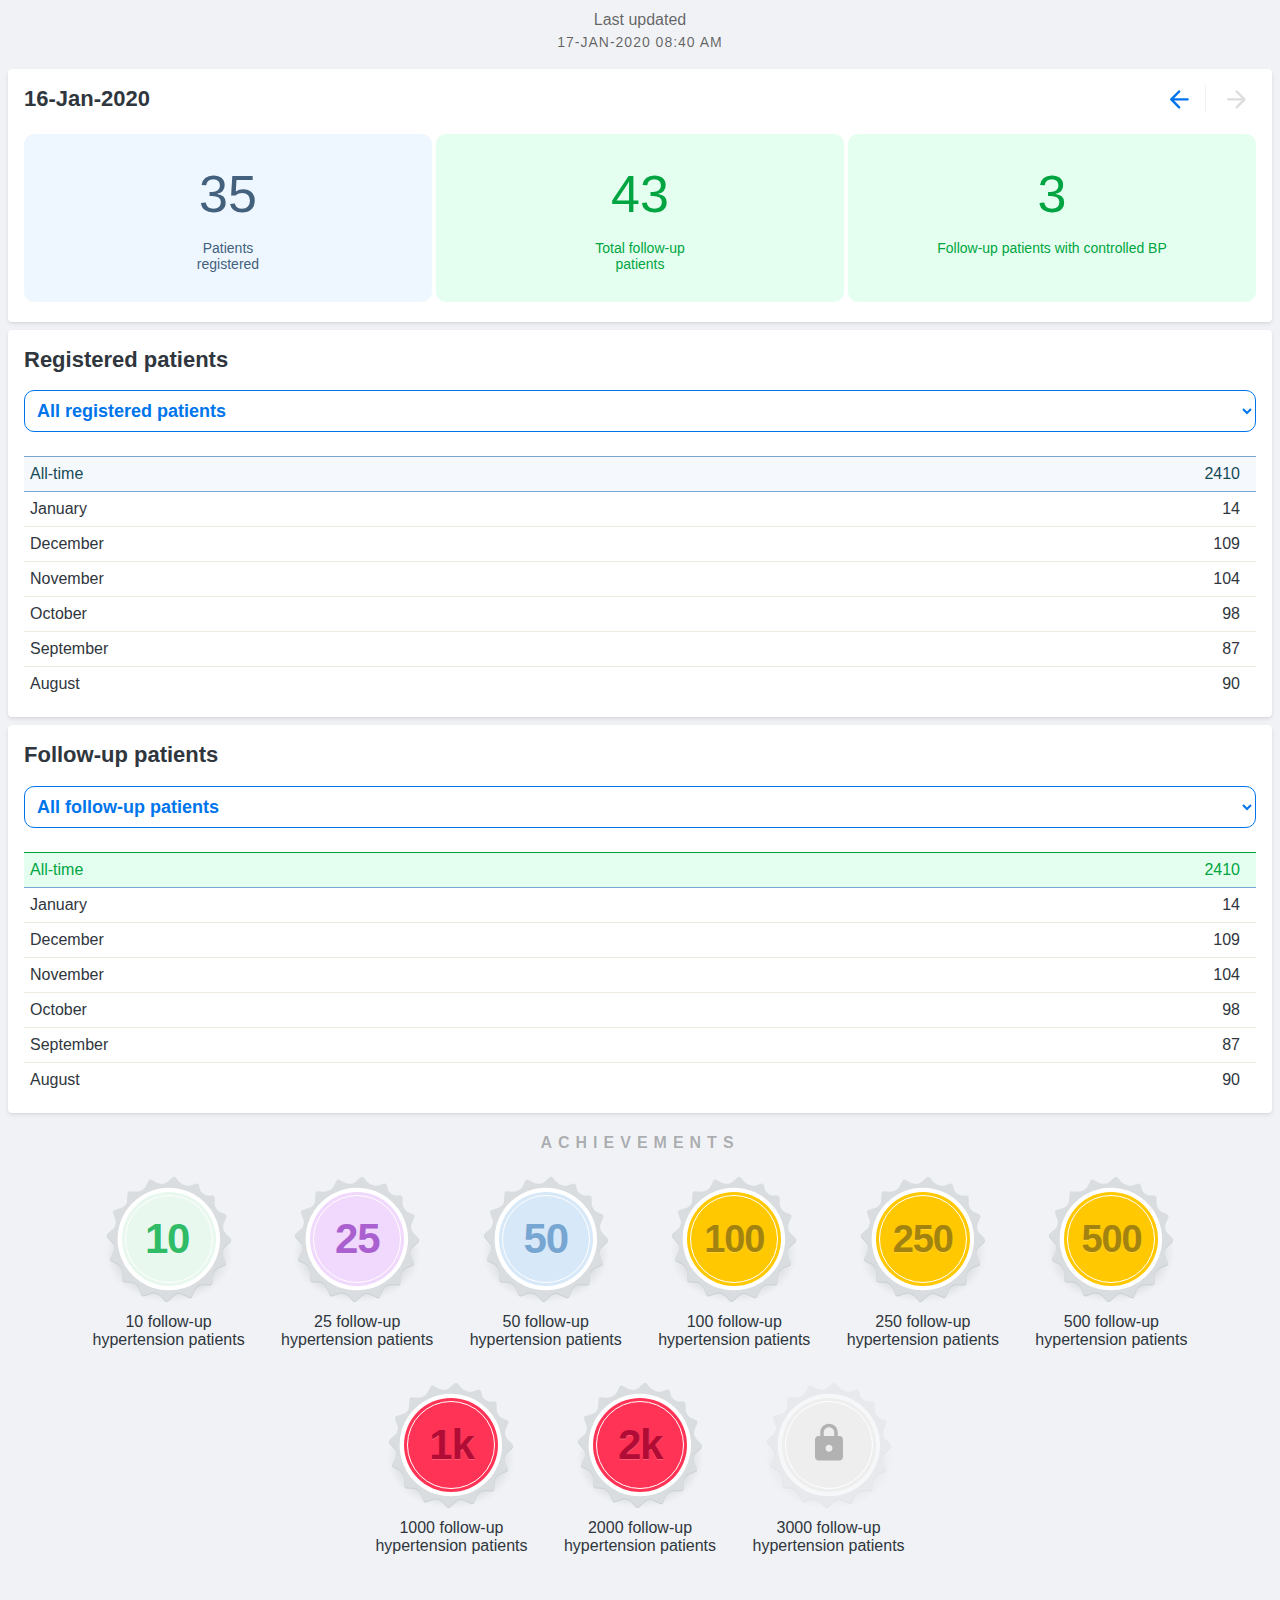
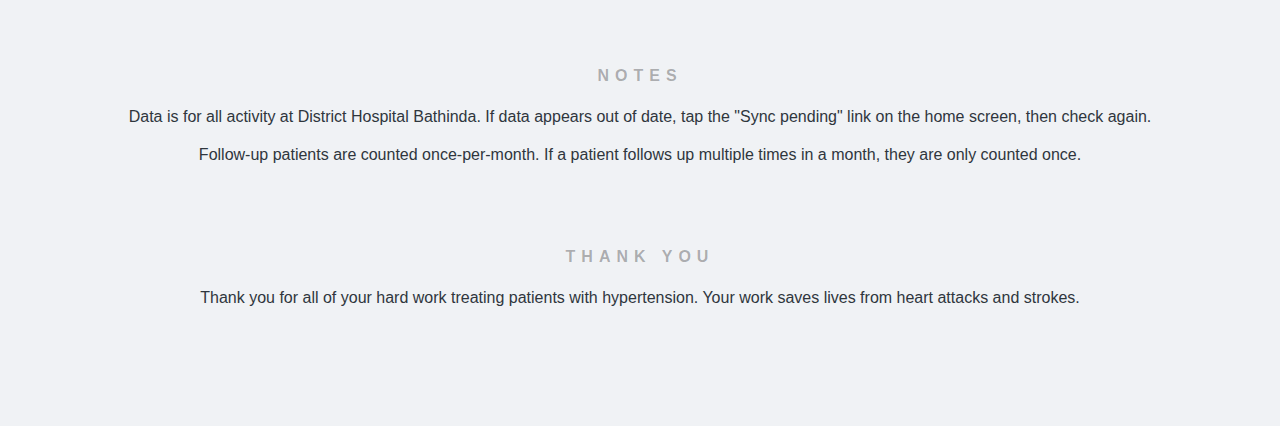
<file: source/progress.html>
<!--

1A. "Today" block should show data for the calendar day.
1B. Preload the last 30 days of data. Tapping arrow buttons goes back/forward days using JS.
1C. When first day is reached, arrow should be greyed out.
1D. Title changes to "12-Dec-2019" etc for any day that's not "Today"
1E. If data hasn't been synced up to a date display the #count-empty card instead of the counts. For instance, if data was synced yesterday, show the #count-empty for today. If data was synced 4 days ago, show #count-empty for today and last 3 days... then show data from the sync date backwards.
1F. If data has been synced but all counts are zero, just do the normal thing and show 0 in the squares (that will mean some Sundays etc have no data, and that's okay)

2A. Show follow-up patients (if Diabetes is being used, only include hypertension patients).
2B. If fewer than 6 months since deployment of Simple, just show < 6 months of rows
2C. Patient counts are for 'unique' patients that month (e.g. if a patient visited 5 times, they are only counted once... unless this is hard, in which case discuss with Daniel)
2D. Patients with controlled BP is if the patient had BP <140/90 at most recent visit

3. I think registrations is pretty obvious, but if you have questions, let me know.

4A. Achievements is based on data from 2C.
4B. Don't show any achievements if < 10. Don't show the locked "upcoming" one either
4C. When > 10 show first badge and locked "upcoming" badge for 25 follow-up visits
4D. Follow the rules in the achievements html for how to count. After "10,000" just increment by 10,000 increments for infinity

-->

<!DOCTYPE html>
<html>
<head>
  <meta charset="utf-8">
  <meta name="HandheldFriendly" content="True">
  <meta name="MobileOptimized" content="320">
  <meta name="viewport" content="width=device-width, initial-scale=1, maximum-scale=1, minimum-scale=1, shrink-to-fit=no"/>
  <meta name="apple-mobile-web-app-capable" content="yes"/>

  <style type="text/css">/* line 1, app/assets/stylesheets/common_webview.scss */
html, body {
  height: 100%;
  scroll-behavior: smooth;
}

/* line 6, app/assets/stylesheets/common_webview.scss */
body {
  background: #F0F2F5;
  margin: 0;
  padding: 8px;
  font-family: Roboto, sans-serif;
  color: #2F363D;
  font-weight: 400;
}

/* line 15, app/assets/stylesheets/common_webview.scss */
.card {
  background: #fff;
  position: relative;
  margin: 0 0 8px 0;
  padding: 16px;
  border-radius: 4px;
  box-shadow: 0 1px 2px rgba(0, 0, 0, 0.04), 0 2px 4px rgba(0, 0, 0, 0.08);
}

/* line 26, app/assets/stylesheets/common_webview.scss */
.card h3,
.card h4 {
  margin: 0;
  font-size: 20px;
  line-height: 1.3;
  color: #2F363D;
  font-weight: 500;
}

/* line 35, app/assets/stylesheets/common_webview.scss */
.card h4 {
  font-weight: 300;
  font-size: 15px;
}

/* line 40, app/assets/stylesheets/common_webview.scss */
.card h5 {
  margin: 6px 0 0 0;
  font-size: 14px;
  text-transform: uppercase;
  font-weight: 500;
  color: #ADB2B8;
  letter-spacing: 0.1em;
}

/* line 49, app/assets/stylesheets/common_webview.scss */
.big {
  font-size: 80px;
  text-align: center;
  margin: 32px 0;
  letter-spacing: -0.05em;
}

/* line 56, app/assets/stylesheets/common_webview.scss */
svg {
  width: 100%;
}

/* line 60, app/assets/stylesheets/common_webview.scss */
p, ul.big-list li {
  margin-top: 0.2em;
  line-height: 1.4;
  font-size: 18px;
}

/* line 66, app/assets/stylesheets/common_webview.scss */
p.footnote {
  font-size: 14px;
  padding: 16px;
}

/* line 71, app/assets/stylesheets/common_webview.scss */
a:link,
a:visited {
  text-decoration: none;
  font-weight: 400;
  color: #0075EB;
}

/* line 78, app/assets/stylesheets/common_webview.scss */
.icon-float {
  float: right;
  margin: -8px -8px 0 16px;
}

/* line 83, app/assets/stylesheets/common_webview.scss */
.icon-float svg,
.icon-float {
  width: 90px;
  height: 90px;
}

/* line 89, app/assets/stylesheets/common_webview.scss */
footer {
  height: 100px;
}
</style>
  <style type="text/css">/* PINK */
/* LIGHT BLUE */
/********/
/* line 34, app/assets/stylesheets/user_analytics.scss */
.card h3 {
  font-weight: 700;
  font-size: 22px;
  color: #2F363D;
}

/* line 40, app/assets/stylesheets/user_analytics.scss */
.empty-reports {
  min-width: 100%;
  height: 100%;
  background: #F0F2F5;
  margin: -8px;
  text-align: center;
}

/* line 48, app/assets/stylesheets/user_analytics.scss */
.empty-reports .svg-container {
  margin-top: 60px;
}

/* line 52, app/assets/stylesheets/user_analytics.scss */
.empty-reports h1 {
  color: #6c737a;
  font-size: 20px;
}

/* line 57, app/assets/stylesheets/user_analytics.scss */
.empty-reports h3 {
  color: #6c737a;
  font-size: 16px;
}

/* line 62, app/assets/stylesheets/user_analytics.scss */
sup {
  font-size: 60%;
  padding-left: 2px;
}

/* line 67, app/assets/stylesheets/user_analytics.scss */
.card-dropdown {
  width: 100%;
  border: 1px solid #0075EB;
  color: #0075EB;
  font-weight: bold;
  font-size: 18px;
  padding: 8px;
  height: 42px;
  background: #fff;
  margin: 16px 0 8px 0;
  border-radius: 10px;
}

/* line 80, app/assets/stylesheets/user_analytics.scss */
h4 {
  text-align: center;
  font-size: 16px;
  text-transform: uppercase;
  letter-spacing: 6px;
  color: rgba(0, 0, 0, 0.3);
  clear: both;
}

/* line 89, app/assets/stylesheets/user_analytics.scss */
p {
  text-align: center;
  font-size: 16px;
  padding: 0  16px;
}

/* line 95, app/assets/stylesheets/user_analytics.scss */
.progress-table {
  margin-top: 16px;
  font-size: 16px;
  width: 100%;
  border-collapse: collapse;
}

/* line 102, app/assets/stylesheets/user_analytics.scss */
.progress-table td {
  padding: 8px 16px 8px 0;
  border-top: 1px solid #EFECDF;
  text-align: right;
}

/* line 108, app/assets/stylesheets/user_analytics.scss */
.progress-table td.no-padding {
  padding-right: 0;
}

/* line 112, app/assets/stylesheets/user_analytics.scss */
.progress-table th {
  padding: 0 0 8px 0;
  font-weight: normal;
  text-align: left;
  font-size: 14px;
}

/* line 119, app/assets/stylesheets/user_analytics.scss */
.progress-table .row-label {
  padding-left: 6px;
  text-align: left;
  font-weight: normal;
}

/* line 125, app/assets/stylesheets/user_analytics.scss */
.progress-table .total td {
  background: #F5F9FD;
  color: #174A57;
}

/* line 130, app/assets/stylesheets/user_analytics.scss */
.progress-table .total td,
.progress-table .total + tr td {
  border-color: #77A6D2;
}

/* line 135, app/assets/stylesheets/user_analytics.scss */
.progress-table td.percent {
  width: 4em;
  padding-right: 8px;
}

/* line 140, app/assets/stylesheets/user_analytics.scss */
.progress-table td.percent span {
  font-size: 14px;
  display: inline-block;
  background: #E4FFEF;
  color: #00A541;
  border-radius: 100px;
  padding: 3px 6px;
  text-align: center;
  min-width: 3em;
  margin: -3px 0;
}

/* line 152, app/assets/stylesheets/user_analytics.scss */
.updated-date {
  text-align: center;
  font-size: 16px;
  color: rgba(0, 0, 0, 0.6);
  padding: 0 0 16px 0;
  clear: both;
  line-height: 1.5;
}

/* line 160, app/assets/stylesheets/user_analytics.scss */
.updated-date span {
  letter-spacing: 1px;
  font-size: 14px;
  display: block;
}

/* line 167, app/assets/stylesheets/user_analytics.scss */
.trophies {
  text-align: center;
}

/* line 171, app/assets/stylesheets/user_analytics.scss */
.trophy {
  display: inline-block;
  text-align: center;
  margin: 0 0 30px 0;
  font-size: 16px;
  position: relative;
  padding: 140px 16px 0 16px;
}

/* line 180, app/assets/stylesheets/user_analytics.scss */
.trophy svg.ribbon {
  position: absolute;
  top: 1px;
  left: 50%;
  margin-left: -65px;
}

/* line 187, app/assets/stylesheets/user_analytics.scss */
.trophy svg.lock {
  position: relative;
  top: 4px;
}

/* line 192, app/assets/stylesheets/user_analytics.scss */
.trophy span {
  display: block;
  border-radius: 400px;
  width: 94px;
  height: 94px;
  position: absolute;
  top: 19px;
  left: 50%;
  margin-left: -47px;
  line-height: 94px;
  font-size: 42px;
  box-sizing: border-box;
  background: #8672F3;
  color: #5844C3;
  font-weight: 900;
  text-shadow: 0 1px 0 rgba(255, 255, 255, 0.2);
  letter-spacing: -0.03em;
}

/* line 211, app/assets/stylesheets/user_analytics.scss */
.trophy em {
  position: absolute;
  top: 22px;
  left: 50%;
  width: 86px;
  height: 86px;
  margin-left: -44px;
  border-radius: 400px;
  border: 1px solid #fff;
  z-index: 5000;
}

/* line 223, app/assets/stylesheets/user_analytics.scss */
.trophy-10 span {
  background: #E8F8EF;
  color: #30BB67;
  text-indent: -3px;
}

/* line 229, app/assets/stylesheets/user_analytics.scss */
.trophy-25 span {
  background: #F1D8FD;
  color: #AA61CF;
}

/* line 234, app/assets/stylesheets/user_analytics.scss */
.trophy-50 span {
  background: #D7E8F8;
  color: #77A6D2;
}

/* line 239, app/assets/stylesheets/user_analytics.scss */
.trophy-100 span,
.trophy-250 span,
.trophy-500 span {
  background: #FFC800;
  color: #A38310;
  font-size: 38px;
}

/* line 247, app/assets/stylesheets/user_analytics.scss */
.trophy-1000 span,
.trophy-2000 span {
  background: #FF3355;
  color: #B00C35;
}

/* line 253, app/assets/stylesheets/user_analytics.scss */
.trophy-upcoming span {
  color: rgba(0, 0, 0, 0.3);
  background: #eee;
}

/* line 258, app/assets/stylesheets/user_analytics.scss */
.trophy-upcoming svg.ribbon {
  opacity: 0.4;
}

/* line 262, app/assets/stylesheets/user_analytics.scss */
.card .counts {
  display: flex;
  justify-content: space-between;
  clear: both;
  padding-top: 16px;
}

/* line 269, app/assets/stylesheets/user_analytics.scss */
.card .count {
  display: block;
  width: 100%;
  padding: 30px 8px 30px 8px;
  text-align: center;
  font-size: 14px;
  background: #EEF7FF;
  margin: 4px 4px 4px 0;
  border-radius: 10px;
}

/* line 280, app/assets/stylesheets/user_analytics.scss */
.card .count:last-child {
  margin-right: 0;
}

/* line 284, app/assets/stylesheets/user_analytics.scss */
.card .count-empty svg {
  height: 160px;
  margin-top: -16px;
}

/* line 289, app/assets/stylesheets/user_analytics.scss */
.big-number {
  font-weight: 500;
  font-size: 52px;
  padding-bottom: 16px;
}

/* line 295, app/assets/stylesheets/user_analytics.scss */
.next-prev {
  float: right;
}
</style>
    
  <script>
      alert('Hi there')
  </script>
</head>

<body>
    
  <div class="updated-date">Last updated <span>17-JAN-2020 08:40 AM</span></div>
  
  <div class="card" style="min-height: 210px;">
    <div class="next-prev">
      <a href="#"><span style="display: block; float: left; padding: 0 16px;"><div class="svg-container"><svg width="0" height="0" style="width: 24px; height: 24px;" viewBox="0 0 20 20" fill="none" xmlns="http://www.w3.org/2000/svg">
<path id="icon/navigation/arrow_back_24px_2" d="M18.7912 11.005H7.62124L12.5012 6.12499C12.8912 5.73499 12.8912 5.09499 12.5012 4.70499C12.3144 4.51774 12.0608 4.41251 11.7962 4.41251C11.5317 4.41251 11.2781 4.51774 11.0912 4.70499L4.50124 11.295C4.11124 11.685 4.11124 12.315 4.50124 12.705L11.0912 19.295C11.4812 19.685 12.1112 19.685 12.5012 19.295C12.8912 18.905 12.8912 18.275 12.5012 17.885L7.62124 13.005H18.7912C19.3412 13.005 19.7912 12.555 19.7912 12.005C19.7912 11.455 19.3412 11.005 18.7912 11.005Z" fill="#0075EB" fill-opacity="1"/>
</svg></div></span></a>
      <a href="#"><span style="display: block; float: right; padding: 0 10px 0 16px; border-left:  1px solid #F0F2F5;"><div class="svg-container"><svg width="0" height="0" style="width: 24px; height: 24px;" viewBox="0 0 20 20" fill="none" xmlns="http://www.w3.org/2000/svg">
<path id="icon/navigation/arrow_forward_24px_2" d="M5.20874 13H16.3787L11.4987 17.88C11.1087 18.27 11.1087 18.91 11.4987 19.3C11.8887 19.69 12.5187 19.69 12.9087 19.3L19.4987 12.71C19.8887 12.32 19.8887 11.69 19.4987 11.3L12.9187 4.69999C12.7319 4.51273 12.4783 4.4075 12.2137 4.4075C11.9492 4.4075 11.6956 4.51273 11.5087 4.69999C11.1187 5.08999 11.1187 5.71999 11.5087 6.10999L16.3787 11H5.20874C4.65874 11 4.20874 11.45 4.20874 12C4.20874 12.55 4.65874 13 5.20874 13Z" fill="#dddddd" fill-opacity="1"/>
</svg></div></span></a>
    </div>
    <div class="day" style="display: block;">
        <h3>16-Jan-2020</h3>
        <div class="counts">
          <div class="count" style="background: #EEF7FF; color: #43617D;">
            <div class="big-number">35</div>
            Patients<br>registered
          </div>
          <div class="count" style="background: #E4FFEF; color: #00A541;">
            <div class="big-number">43</div>
            Total follow-up<br>patients
          </div>
          <div class="count" style="background: #E4FFEF; color: #00A541;">
            <div class="big-number">3</div>
            Follow-up patients with controlled BP
          </div>
        </div>
    </div>
    <div class="count-empty" id="count-empty" style="display: none;">
      <h3>Sync needed</h3>
      <div class="svg-container"><svg width="64" height="64" viewBox="0 0 16 16" fill="none" xmlns="http://www.w3.org/2000/svg">
<mask id="mask0" mask-type="alpha" maskUnits="userSpaceOnUse" x="0" y="2" width="42" height="42">
<path fill-rule="evenodd" clip-rule="evenodd" d="M8 2.66663C10.4267 2.66663 12.4467 4.39329 12.9 6.69329C14.6333 6.81329 16 8.23996 16 9.99996C16 11.84 14.5067 13.3333 12.6667 13.3333H4C1.79333 13.3333 0 11.54 0 9.33329C0 7.27329 1.56 5.57329 3.56667 5.35996C4.4 3.75996 6.07333 2.66663 8 2.66663ZM9.33333 11.3336V8.66689H11.3333L8.24 5.56689C8.10667 5.43355 7.9 5.43355 7.76667 5.56689L4.66667 8.66689H6.66667V11.3336H9.33333Z" fill="white"/>
</mask>
<g mask="url(#mask0)">
<rect width="16" height="16" fill="#E0B000"/>
</g>
</svg></div>
      <p>Tap "Sync" on the home screen for new data.</p>
    </div>
  </div>

  <div class="card">
    <h3>Registered patients</h3>
    
    <form>
        <select class="card-dropdown">
            <optgroup label="All patients">
                <option>All registered patients</option>
            <optgroup label="Hypertension">
                <option>All hypertension patients</option>
                <option>Female hypertension patients</option>
                <option>Male hypertension patients</option>
                <option>Transgender hypertension patients</option>
            </optgroup>
            <optgroup label="Diabetes">
                <option>All diabetes patients</option>
                <option>Female diabetes patients</option>
                <option>Male diabetes patients</option>
                <option>Transgender diabetes patients</option>
            </optgroup>
        </select>
    </form>
    
    <table class="progress-table">
      <tr class="total">
        <td class="row-label">All-time</td>
        <td>2410</td>
      </tr>
      <tr>
        <td class="row-label no-padding">January</td>
        <td>14</td>
      </tr>
      <tr>
        <td class="row-label no-padding">December</td>
        <td>109</td>
      </tr>
      <tr>
        <td class="row-label no-padding">November</td>
        <td>104</td>
      </tr>
      <tr>
        <td class="row-label no-padding">October</td>
        <td>98</td>
      </tr>
      <tr>
        <td class="row-label no-padding">September</td>
        <td>87</td>
      </tr>
      <tr>
        <td class="row-label no-padding">August</td>
        <td>90</td>
      </tr>
    </table>
  </div>
    
  <div class="card">
    <h3>Follow-up patients</h3>
    
    <form>
        <select class="card-dropdown">
            <optgroup label="All patients">
                <option>All follow-up patients</option>
            <optgroup label="Hypertension">
                <option>All hypertension patients</option>
                <option>Female</option>
                <option>Male</option>
                <option>Transgender</option>
            </optgroup>
            <optgroup label="Diabetes">
                <option>All diabetes patients</option>
                <option>Female</option>
                <option>Male</option>
                <option>Transgender</option>
            </optgroup>
        </select>
    </form>
    
    <table class="progress-table">
      <tr class="total">
        <td class="row-label" style="background: #E4FFEF; color: #00A541; border-color: #00A541;">All-time</td>
        <td style="background: #E4FFEF; color: #00A541; border-color: #00A541;">2410</td>
      </tr>
      <tr>
        <td class="row-label no-padding">January</td>
        <td>14</td>
      </tr>
      <tr>
        <td class="row-label no-padding">December</td>
        <td>109</td>
      </tr>
      <tr>
        <td class="row-label no-padding">November</td>
        <td>104</td>
      </tr>
      <tr>
        <td class="row-label no-padding">October</td>
        <td>98</td>
      </tr>
      <tr>
        <td class="row-label no-padding">September</td>
        <td>87</td>
      </tr>
      <tr>
        <td class="row-label no-padding">August</td>
        <td>90</td>
      </tr>
    </table>
  </div>

  <div class="trophies">
    <h4>Achievements</h4>
    <!--
    10
    25
    50
    100
    250
    500
    1000
    2000
    3000
    4000
    5000
    10000
    20000
    30000
    30000
    40000
    50000
    etc...
    -->
    <div class="trophy trophy-10">
      <div class="svg-container"><svg class="ribbon" width="130" height="130" fill="none" xmlns="http://www.w3.org/2000/svg"><ellipse cx="65" cy="80.5" rx="64" ry="48.5" fill="url(#paint0_radial)"/><path d="M126.27 68.39a2.44 2.44 0 000-3.45l-5.16-5.26c-.12-.26-.28-.5-.47-.73a8.64 8.64 0 01-1.33-7.37c-32.45 0-32.45 0-107.32-3.1 0 2.3-.69 4.54-1.96 6.44l-6.27 5.5a2.45 2.45 0 00-.18 3.45l6.06 6.83a8.74 8.74 0 01.4 6.5l-3.61 7.4a2.46 2.46 0 001.17 3.27l6.76 3.2c3.46 2.6 4.16 7.35 4.27 8.35l-.35 6.45a2.45 2.45 0 002.35 2.54l5.91.27c.16.03.31.05.47.05 5.6.11 7.98 6.27 7.98 6.27l2.27 5.86a2.55 2.55 0 003.24 1.43l6.34-2.32.2-.05c4.04-1.26 7.8 1.14 9.48 2.5l4.4 4.8a2.46 2.46 0 003.45.1l6.86-6.43a8 8 0 015.06-.93l8.7 3.99a2.44 2.44 0 003.22-1.26l2.59-5.8c.16-.25.29-.51.38-.79a8.1 8.1 0 015.98-4.8l8.77.27a2.46 2.46 0 002.48-2.41l.16-7.23c.07-.25.13-.5.17-.77.63-3.82 3.86-5.93 5.87-6.9l5.8-2.24a2.43 2.43 0 001.36-3.18s-3.15-7.18-3.34-8.77a7.28 7.28 0 011.31-5.46 81.22 81.22 0 016.53-6.22z" fill="#C9CFD4"/><path d="M126.27 67.39a2.44 2.44 0 000-3.45l-5.16-5.26c-.12-.26-.28-.5-.47-.73a8.64 8.64 0 01-1.33-7.37l3.09-7.23a2.42 2.42 0 00-.53-2.66c-.23-.22-.5-.4-.8-.52l-5.75-2.41c-3.08-1.78-4.24-5.36-4.63-7.2V23.9a2.46 2.46 0 00-1.53-2.25c-.3-.12-.62-.18-.94-.17h-5.42a10.22 10.22 0 01-5.93-3.91c-.77-1.24-1.9-6.23-1.9-6.23a2.46 2.46 0 00-3.03-1.59l-5.56 1.75c-5.06 1.02-9.73-2.47-11.32-3.82l-3.18-3.83a2.45 2.45 0 00-3.45-.27L62.75 8.4c-4.57 2.87-10.35 0-10.35 0l-4.77-2.48a2.44 2.44 0 00-3.28 1.09l-2.85 5.54c-2.08 4.12-7.2 5.06-9.1 5.21l-6.3-.5a2.42 2.42 0 00-2.6 2.28l-.62 8.9c-.9 2.13-2.47 3.9-4.47 5.06l-7.73 2.57a2.44 2.44 0 00-1.51 3.1l2.82 8.3c0 2.3-.69 4.54-1.96 6.44l-6.27 5.5a2.45 2.45 0 00-.18 3.45l6.06 6.83a8.74 8.74 0 01.4 6.5l-3.61 7.4a2.46 2.46 0 001.17 3.27l6.76 3.2c3.46 2.6 4.16 7.35 4.27 8.35l-.35 6.45a2.45 2.45 0 002.35 2.54l5.91.27c.16.03.31.05.47.05 5.6.11 7.98 6.27 7.98 6.27l2.27 5.86a2.55 2.55 0 003.24 1.43l6.34-2.32.2-.05c4.04-1.26 7.8 1.14 9.48 2.5l4.4 4.8a2.46 2.46 0 003.45.1l6.86-6.43a8 8 0 015.06-.93l8.7 3.99a2.44 2.44 0 003.22-1.26l2.59-5.8c.16-.25.29-.51.38-.79a8.1 8.1 0 015.98-4.8l8.77.27a2.46 2.46 0 002.48-2.41l.16-7.23c.07-.25.13-.5.17-.77.63-3.82 3.86-5.93 5.87-6.9l5.8-2.24a2.43 2.43 0 001.36-3.18s-3.15-7.18-3.34-8.77a7.28 7.28 0 011.31-5.46 81.22 81.22 0 016.53-6.22z" fill="#DADDE0"/><path d="M13.62 65.04a51.31 51.31 0 0131.61-47.37 51.16 51.16 0 0155.81 11.12 51.29 51.29 0 01-36.22 87.52 51.14 51.14 0 01-47.3-31.65 51.3 51.3 0 01-3.9-19.62z" fill="#fff"/><defs><radialGradient id="paint0_radial" cx="0" cy="0" r="1" gradientUnits="userSpaceOnUse" gradientTransform="matrix(0 48.5 -64 0 65 80.5)"><stop/><stop offset="1" stop-color="#B9B9B9" stop-opacity="0"/></radialGradient></defs></svg></div>
      <em></em>
      <span>10</span>
      10 follow-up<br>hypertension patients
    </div>
    <div class="trophy trophy-25">
      <div class="svg-container"><svg class="ribbon" width="130" height="130" fill="none" xmlns="http://www.w3.org/2000/svg"><ellipse cx="65" cy="80.5" rx="64" ry="48.5" fill="url(#paint0_radial)"/><path d="M126.27 68.39a2.44 2.44 0 000-3.45l-5.16-5.26c-.12-.26-.28-.5-.47-.73a8.64 8.64 0 01-1.33-7.37c-32.45 0-32.45 0-107.32-3.1 0 2.3-.69 4.54-1.96 6.44l-6.27 5.5a2.45 2.45 0 00-.18 3.45l6.06 6.83a8.74 8.74 0 01.4 6.5l-3.61 7.4a2.46 2.46 0 001.17 3.27l6.76 3.2c3.46 2.6 4.16 7.35 4.27 8.35l-.35 6.45a2.45 2.45 0 002.35 2.54l5.91.27c.16.03.31.05.47.05 5.6.11 7.98 6.27 7.98 6.27l2.27 5.86a2.55 2.55 0 003.24 1.43l6.34-2.32.2-.05c4.04-1.26 7.8 1.14 9.48 2.5l4.4 4.8a2.46 2.46 0 003.45.1l6.86-6.43a8 8 0 015.06-.93l8.7 3.99a2.44 2.44 0 003.22-1.26l2.59-5.8c.16-.25.29-.51.38-.79a8.1 8.1 0 015.98-4.8l8.77.27a2.46 2.46 0 002.48-2.41l.16-7.23c.07-.25.13-.5.17-.77.63-3.82 3.86-5.93 5.87-6.9l5.8-2.24a2.43 2.43 0 001.36-3.18s-3.15-7.18-3.34-8.77a7.28 7.28 0 011.31-5.46 81.22 81.22 0 016.53-6.22z" fill="#C9CFD4"/><path d="M126.27 67.39a2.44 2.44 0 000-3.45l-5.16-5.26c-.12-.26-.28-.5-.47-.73a8.64 8.64 0 01-1.33-7.37l3.09-7.23a2.42 2.42 0 00-.53-2.66c-.23-.22-.5-.4-.8-.52l-5.75-2.41c-3.08-1.78-4.24-5.36-4.63-7.2V23.9a2.46 2.46 0 00-1.53-2.25c-.3-.12-.62-.18-.94-.17h-5.42a10.22 10.22 0 01-5.93-3.91c-.77-1.24-1.9-6.23-1.9-6.23a2.46 2.46 0 00-3.03-1.59l-5.56 1.75c-5.06 1.02-9.73-2.47-11.32-3.82l-3.18-3.83a2.45 2.45 0 00-3.45-.27L62.75 8.4c-4.57 2.87-10.35 0-10.35 0l-4.77-2.48a2.44 2.44 0 00-3.28 1.09l-2.85 5.54c-2.08 4.12-7.2 5.06-9.1 5.21l-6.3-.5a2.42 2.42 0 00-2.6 2.28l-.62 8.9c-.9 2.13-2.47 3.9-4.47 5.06l-7.73 2.57a2.44 2.44 0 00-1.51 3.1l2.82 8.3c0 2.3-.69 4.54-1.96 6.44l-6.27 5.5a2.45 2.45 0 00-.18 3.45l6.06 6.83a8.74 8.74 0 01.4 6.5l-3.61 7.4a2.46 2.46 0 001.17 3.27l6.76 3.2c3.46 2.6 4.16 7.35 4.27 8.35l-.35 6.45a2.45 2.45 0 002.35 2.54l5.91.27c.16.03.31.05.47.05 5.6.11 7.98 6.27 7.98 6.27l2.27 5.86a2.55 2.55 0 003.24 1.43l6.34-2.32.2-.05c4.04-1.26 7.8 1.14 9.48 2.5l4.4 4.8a2.46 2.46 0 003.45.1l6.86-6.43a8 8 0 015.06-.93l8.7 3.99a2.44 2.44 0 003.22-1.26l2.59-5.8c.16-.25.29-.51.38-.79a8.1 8.1 0 015.98-4.8l8.77.27a2.46 2.46 0 002.48-2.41l.16-7.23c.07-.25.13-.5.17-.77.63-3.82 3.86-5.93 5.87-6.9l5.8-2.24a2.43 2.43 0 001.36-3.18s-3.15-7.18-3.34-8.77a7.28 7.28 0 011.31-5.46 81.22 81.22 0 016.53-6.22z" fill="#DADDE0"/><path d="M13.62 65.04a51.31 51.31 0 0131.61-47.37 51.16 51.16 0 0155.81 11.12 51.29 51.29 0 01-36.22 87.52 51.14 51.14 0 01-47.3-31.65 51.3 51.3 0 01-3.9-19.62z" fill="#fff"/><defs><radialGradient id="paint0_radial" cx="0" cy="0" r="1" gradientUnits="userSpaceOnUse" gradientTransform="matrix(0 48.5 -64 0 65 80.5)"><stop/><stop offset="1" stop-color="#B9B9B9" stop-opacity="0"/></radialGradient></defs></svg></div>
      <em></em>
      <span>25</span>
      25 follow-up<br>hypertension patients
    </div>
    <div class="trophy trophy-50">
      <div class="svg-container"><svg class="ribbon" width="130" height="130" fill="none" xmlns="http://www.w3.org/2000/svg"><ellipse cx="65" cy="80.5" rx="64" ry="48.5" fill="url(#paint0_radial)"/><path d="M126.27 68.39a2.44 2.44 0 000-3.45l-5.16-5.26c-.12-.26-.28-.5-.47-.73a8.64 8.64 0 01-1.33-7.37c-32.45 0-32.45 0-107.32-3.1 0 2.3-.69 4.54-1.96 6.44l-6.27 5.5a2.45 2.45 0 00-.18 3.45l6.06 6.83a8.74 8.74 0 01.4 6.5l-3.61 7.4a2.46 2.46 0 001.17 3.27l6.76 3.2c3.46 2.6 4.16 7.35 4.27 8.35l-.35 6.45a2.45 2.45 0 002.35 2.54l5.91.27c.16.03.31.05.47.05 5.6.11 7.98 6.27 7.98 6.27l2.27 5.86a2.55 2.55 0 003.24 1.43l6.34-2.32.2-.05c4.04-1.26 7.8 1.14 9.48 2.5l4.4 4.8a2.46 2.46 0 003.45.1l6.86-6.43a8 8 0 015.06-.93l8.7 3.99a2.44 2.44 0 003.22-1.26l2.59-5.8c.16-.25.29-.51.38-.79a8.1 8.1 0 015.98-4.8l8.77.27a2.46 2.46 0 002.48-2.41l.16-7.23c.07-.25.13-.5.17-.77.63-3.82 3.86-5.93 5.87-6.9l5.8-2.24a2.43 2.43 0 001.36-3.18s-3.15-7.18-3.34-8.77a7.28 7.28 0 011.31-5.46 81.22 81.22 0 016.53-6.22z" fill="#C9CFD4"/><path d="M126.27 67.39a2.44 2.44 0 000-3.45l-5.16-5.26c-.12-.26-.28-.5-.47-.73a8.64 8.64 0 01-1.33-7.37l3.09-7.23a2.42 2.42 0 00-.53-2.66c-.23-.22-.5-.4-.8-.52l-5.75-2.41c-3.08-1.78-4.24-5.36-4.63-7.2V23.9a2.46 2.46 0 00-1.53-2.25c-.3-.12-.62-.18-.94-.17h-5.42a10.22 10.22 0 01-5.93-3.91c-.77-1.24-1.9-6.23-1.9-6.23a2.46 2.46 0 00-3.03-1.59l-5.56 1.75c-5.06 1.02-9.73-2.47-11.32-3.82l-3.18-3.83a2.45 2.45 0 00-3.45-.27L62.75 8.4c-4.57 2.87-10.35 0-10.35 0l-4.77-2.48a2.44 2.44 0 00-3.28 1.09l-2.85 5.54c-2.08 4.12-7.2 5.06-9.1 5.21l-6.3-.5a2.42 2.42 0 00-2.6 2.28l-.62 8.9c-.9 2.13-2.47 3.9-4.47 5.06l-7.73 2.57a2.44 2.44 0 00-1.51 3.1l2.82 8.3c0 2.3-.69 4.54-1.96 6.44l-6.27 5.5a2.45 2.45 0 00-.18 3.45l6.06 6.83a8.74 8.74 0 01.4 6.5l-3.61 7.4a2.46 2.46 0 001.17 3.27l6.76 3.2c3.46 2.6 4.16 7.35 4.27 8.35l-.35 6.45a2.45 2.45 0 002.35 2.54l5.91.27c.16.03.31.05.47.05 5.6.11 7.98 6.27 7.98 6.27l2.27 5.86a2.55 2.55 0 003.24 1.43l6.34-2.32.2-.05c4.04-1.26 7.8 1.14 9.48 2.5l4.4 4.8a2.46 2.46 0 003.45.1l6.86-6.43a8 8 0 015.06-.93l8.7 3.99a2.44 2.44 0 003.22-1.26l2.59-5.8c.16-.25.29-.51.38-.79a8.1 8.1 0 015.98-4.8l8.77.27a2.46 2.46 0 002.48-2.41l.16-7.23c.07-.25.13-.5.17-.77.63-3.82 3.86-5.93 5.87-6.9l5.8-2.24a2.43 2.43 0 001.36-3.18s-3.15-7.18-3.34-8.77a7.28 7.28 0 011.31-5.46 81.22 81.22 0 016.53-6.22z" fill="#DADDE0"/><path d="M13.62 65.04a51.31 51.31 0 0131.61-47.37 51.16 51.16 0 0155.81 11.12 51.29 51.29 0 01-36.22 87.52 51.14 51.14 0 01-47.3-31.65 51.3 51.3 0 01-3.9-19.62z" fill="#fff"/><defs><radialGradient id="paint0_radial" cx="0" cy="0" r="1" gradientUnits="userSpaceOnUse" gradientTransform="matrix(0 48.5 -64 0 65 80.5)"><stop/><stop offset="1" stop-color="#B9B9B9" stop-opacity="0"/></radialGradient></defs></svg></div>
      <em></em>
      <span>50</span>
      50 follow-up<br>hypertension patients
    </div>
    <div class="trophy trophy-100">
      <div class="svg-container"><svg class="ribbon" width="130" height="130" fill="none" xmlns="http://www.w3.org/2000/svg"><ellipse cx="65" cy="80.5" rx="64" ry="48.5" fill="url(#paint0_radial)"/><path d="M126.27 68.39a2.44 2.44 0 000-3.45l-5.16-5.26c-.12-.26-.28-.5-.47-.73a8.64 8.64 0 01-1.33-7.37c-32.45 0-32.45 0-107.32-3.1 0 2.3-.69 4.54-1.96 6.44l-6.27 5.5a2.45 2.45 0 00-.18 3.45l6.06 6.83a8.74 8.74 0 01.4 6.5l-3.61 7.4a2.46 2.46 0 001.17 3.27l6.76 3.2c3.46 2.6 4.16 7.35 4.27 8.35l-.35 6.45a2.45 2.45 0 002.35 2.54l5.91.27c.16.03.31.05.47.05 5.6.11 7.98 6.27 7.98 6.27l2.27 5.86a2.55 2.55 0 003.24 1.43l6.34-2.32.2-.05c4.04-1.26 7.8 1.14 9.48 2.5l4.4 4.8a2.46 2.46 0 003.45.1l6.86-6.43a8 8 0 015.06-.93l8.7 3.99a2.44 2.44 0 003.22-1.26l2.59-5.8c.16-.25.29-.51.38-.79a8.1 8.1 0 015.98-4.8l8.77.27a2.46 2.46 0 002.48-2.41l.16-7.23c.07-.25.13-.5.17-.77.63-3.82 3.86-5.93 5.87-6.9l5.8-2.24a2.43 2.43 0 001.36-3.18s-3.15-7.18-3.34-8.77a7.28 7.28 0 011.31-5.46 81.22 81.22 0 016.53-6.22z" fill="#C9CFD4"/><path d="M126.27 67.39a2.44 2.44 0 000-3.45l-5.16-5.26c-.12-.26-.28-.5-.47-.73a8.64 8.64 0 01-1.33-7.37l3.09-7.23a2.42 2.42 0 00-.53-2.66c-.23-.22-.5-.4-.8-.52l-5.75-2.41c-3.08-1.78-4.24-5.36-4.63-7.2V23.9a2.46 2.46 0 00-1.53-2.25c-.3-.12-.62-.18-.94-.17h-5.42a10.22 10.22 0 01-5.93-3.91c-.77-1.24-1.9-6.23-1.9-6.23a2.46 2.46 0 00-3.03-1.59l-5.56 1.75c-5.06 1.02-9.73-2.47-11.32-3.82l-3.18-3.83a2.45 2.45 0 00-3.45-.27L62.75 8.4c-4.57 2.87-10.35 0-10.35 0l-4.77-2.48a2.44 2.44 0 00-3.28 1.09l-2.85 5.54c-2.08 4.12-7.2 5.06-9.1 5.21l-6.3-.5a2.42 2.42 0 00-2.6 2.28l-.62 8.9c-.9 2.13-2.47 3.9-4.47 5.06l-7.73 2.57a2.44 2.44 0 00-1.51 3.1l2.82 8.3c0 2.3-.69 4.54-1.96 6.44l-6.27 5.5a2.45 2.45 0 00-.18 3.45l6.06 6.83a8.74 8.74 0 01.4 6.5l-3.61 7.4a2.46 2.46 0 001.17 3.27l6.76 3.2c3.46 2.6 4.16 7.35 4.27 8.35l-.35 6.45a2.45 2.45 0 002.35 2.54l5.91.27c.16.03.31.05.47.05 5.6.11 7.98 6.27 7.98 6.27l2.27 5.86a2.55 2.55 0 003.24 1.43l6.34-2.32.2-.05c4.04-1.26 7.8 1.14 9.48 2.5l4.4 4.8a2.46 2.46 0 003.45.1l6.86-6.43a8 8 0 015.06-.93l8.7 3.99a2.44 2.44 0 003.22-1.26l2.59-5.8c.16-.25.29-.51.38-.79a8.1 8.1 0 015.98-4.8l8.77.27a2.46 2.46 0 002.48-2.41l.16-7.23c.07-.25.13-.5.17-.77.63-3.82 3.86-5.93 5.87-6.9l5.8-2.24a2.43 2.43 0 001.36-3.18s-3.15-7.18-3.34-8.77a7.28 7.28 0 011.31-5.46 81.22 81.22 0 016.53-6.22z" fill="#DADDE0"/><path d="M13.62 65.04a51.31 51.31 0 0131.61-47.37 51.16 51.16 0 0155.81 11.12 51.29 51.29 0 01-36.22 87.52 51.14 51.14 0 01-47.3-31.65 51.3 51.3 0 01-3.9-19.62z" fill="#fff"/><defs><radialGradient id="paint0_radial" cx="0" cy="0" r="1" gradientUnits="userSpaceOnUse" gradientTransform="matrix(0 48.5 -64 0 65 80.5)"><stop/><stop offset="1" stop-color="#B9B9B9" stop-opacity="0"/></radialGradient></defs></svg></div>
      <em></em>
      <span>100</span>
      100 follow-up<br>hypertension patients
    </div>
    <div class="trophy trophy-250">
      <div class="svg-container"><svg class="ribbon" width="130" height="130" fill="none" xmlns="http://www.w3.org/2000/svg"><ellipse cx="65" cy="80.5" rx="64" ry="48.5" fill="url(#paint0_radial)"/><path d="M126.27 68.39a2.44 2.44 0 000-3.45l-5.16-5.26c-.12-.26-.28-.5-.47-.73a8.64 8.64 0 01-1.33-7.37c-32.45 0-32.45 0-107.32-3.1 0 2.3-.69 4.54-1.96 6.44l-6.27 5.5a2.45 2.45 0 00-.18 3.45l6.06 6.83a8.74 8.74 0 01.4 6.5l-3.61 7.4a2.46 2.46 0 001.17 3.27l6.76 3.2c3.46 2.6 4.16 7.35 4.27 8.35l-.35 6.45a2.45 2.45 0 002.35 2.54l5.91.27c.16.03.31.05.47.05 5.6.11 7.98 6.27 7.98 6.27l2.27 5.86a2.55 2.55 0 003.24 1.43l6.34-2.32.2-.05c4.04-1.26 7.8 1.14 9.48 2.5l4.4 4.8a2.46 2.46 0 003.45.1l6.86-6.43a8 8 0 015.06-.93l8.7 3.99a2.44 2.44 0 003.22-1.26l2.59-5.8c.16-.25.29-.51.38-.79a8.1 8.1 0 015.98-4.8l8.77.27a2.46 2.46 0 002.48-2.41l.16-7.23c.07-.25.13-.5.17-.77.63-3.82 3.86-5.93 5.87-6.9l5.8-2.24a2.43 2.43 0 001.36-3.18s-3.15-7.18-3.34-8.77a7.28 7.28 0 011.31-5.46 81.22 81.22 0 016.53-6.22z" fill="#C9CFD4"/><path d="M126.27 67.39a2.44 2.44 0 000-3.45l-5.16-5.26c-.12-.26-.28-.5-.47-.73a8.64 8.64 0 01-1.33-7.37l3.09-7.23a2.42 2.42 0 00-.53-2.66c-.23-.22-.5-.4-.8-.52l-5.75-2.41c-3.08-1.78-4.24-5.36-4.63-7.2V23.9a2.46 2.46 0 00-1.53-2.25c-.3-.12-.62-.18-.94-.17h-5.42a10.22 10.22 0 01-5.93-3.91c-.77-1.24-1.9-6.23-1.9-6.23a2.46 2.46 0 00-3.03-1.59l-5.56 1.75c-5.06 1.02-9.73-2.47-11.32-3.82l-3.18-3.83a2.45 2.45 0 00-3.45-.27L62.75 8.4c-4.57 2.87-10.35 0-10.35 0l-4.77-2.48a2.44 2.44 0 00-3.28 1.09l-2.85 5.54c-2.08 4.12-7.2 5.06-9.1 5.21l-6.3-.5a2.42 2.42 0 00-2.6 2.28l-.62 8.9c-.9 2.13-2.47 3.9-4.47 5.06l-7.73 2.57a2.44 2.44 0 00-1.51 3.1l2.82 8.3c0 2.3-.69 4.54-1.96 6.44l-6.27 5.5a2.45 2.45 0 00-.18 3.45l6.06 6.83a8.74 8.74 0 01.4 6.5l-3.61 7.4a2.46 2.46 0 001.17 3.27l6.76 3.2c3.46 2.6 4.16 7.35 4.27 8.35l-.35 6.45a2.45 2.45 0 002.35 2.54l5.91.27c.16.03.31.05.47.05 5.6.11 7.98 6.27 7.98 6.27l2.27 5.86a2.55 2.55 0 003.24 1.43l6.34-2.32.2-.05c4.04-1.26 7.8 1.14 9.48 2.5l4.4 4.8a2.46 2.46 0 003.45.1l6.86-6.43a8 8 0 015.06-.93l8.7 3.99a2.44 2.44 0 003.22-1.26l2.59-5.8c.16-.25.29-.51.38-.79a8.1 8.1 0 015.98-4.8l8.77.27a2.46 2.46 0 002.48-2.41l.16-7.23c.07-.25.13-.5.17-.77.63-3.82 3.86-5.93 5.87-6.9l5.8-2.24a2.43 2.43 0 001.36-3.18s-3.15-7.18-3.34-8.77a7.28 7.28 0 011.31-5.46 81.22 81.22 0 016.53-6.22z" fill="#DADDE0"/><path d="M13.62 65.04a51.31 51.31 0 0131.61-47.37 51.16 51.16 0 0155.81 11.12 51.29 51.29 0 01-36.22 87.52 51.14 51.14 0 01-47.3-31.65 51.3 51.3 0 01-3.9-19.62z" fill="#fff"/><defs><radialGradient id="paint0_radial" cx="0" cy="0" r="1" gradientUnits="userSpaceOnUse" gradientTransform="matrix(0 48.5 -64 0 65 80.5)"><stop/><stop offset="1" stop-color="#B9B9B9" stop-opacity="0"/></radialGradient></defs></svg></div>
      <em></em>
      <span>250</span>
      250 follow-up<br>hypertension patients
    </div>
    <div class="trophy trophy-500">
      <div class="svg-container"><svg class="ribbon" width="130" height="130" fill="none" xmlns="http://www.w3.org/2000/svg"><ellipse cx="65" cy="80.5" rx="64" ry="48.5" fill="url(#paint0_radial)"/><path d="M126.27 68.39a2.44 2.44 0 000-3.45l-5.16-5.26c-.12-.26-.28-.5-.47-.73a8.64 8.64 0 01-1.33-7.37c-32.45 0-32.45 0-107.32-3.1 0 2.3-.69 4.54-1.96 6.44l-6.27 5.5a2.45 2.45 0 00-.18 3.45l6.06 6.83a8.74 8.74 0 01.4 6.5l-3.61 7.4a2.46 2.46 0 001.17 3.27l6.76 3.2c3.46 2.6 4.16 7.35 4.27 8.35l-.35 6.45a2.45 2.45 0 002.35 2.54l5.91.27c.16.03.31.05.47.05 5.6.11 7.98 6.27 7.98 6.27l2.27 5.86a2.55 2.55 0 003.24 1.43l6.34-2.32.2-.05c4.04-1.26 7.8 1.14 9.48 2.5l4.4 4.8a2.46 2.46 0 003.45.1l6.86-6.43a8 8 0 015.06-.93l8.7 3.99a2.44 2.44 0 003.22-1.26l2.59-5.8c.16-.25.29-.51.38-.79a8.1 8.1 0 015.98-4.8l8.77.27a2.46 2.46 0 002.48-2.41l.16-7.23c.07-.25.13-.5.17-.77.63-3.82 3.86-5.93 5.87-6.9l5.8-2.24a2.43 2.43 0 001.36-3.18s-3.15-7.18-3.34-8.77a7.28 7.28 0 011.31-5.46 81.22 81.22 0 016.53-6.22z" fill="#C9CFD4"/><path d="M126.27 67.39a2.44 2.44 0 000-3.45l-5.16-5.26c-.12-.26-.28-.5-.47-.73a8.64 8.64 0 01-1.33-7.37l3.09-7.23a2.42 2.42 0 00-.53-2.66c-.23-.22-.5-.4-.8-.52l-5.75-2.41c-3.08-1.78-4.24-5.36-4.63-7.2V23.9a2.46 2.46 0 00-1.53-2.25c-.3-.12-.62-.18-.94-.17h-5.42a10.22 10.22 0 01-5.93-3.91c-.77-1.24-1.9-6.23-1.9-6.23a2.46 2.46 0 00-3.03-1.59l-5.56 1.75c-5.06 1.02-9.73-2.47-11.32-3.82l-3.18-3.83a2.45 2.45 0 00-3.45-.27L62.75 8.4c-4.57 2.87-10.35 0-10.35 0l-4.77-2.48a2.44 2.44 0 00-3.28 1.09l-2.85 5.54c-2.08 4.12-7.2 5.06-9.1 5.21l-6.3-.5a2.42 2.42 0 00-2.6 2.28l-.62 8.9c-.9 2.13-2.47 3.9-4.47 5.06l-7.73 2.57a2.44 2.44 0 00-1.51 3.1l2.82 8.3c0 2.3-.69 4.54-1.96 6.44l-6.27 5.5a2.45 2.45 0 00-.18 3.45l6.06 6.83a8.74 8.74 0 01.4 6.5l-3.61 7.4a2.46 2.46 0 001.17 3.27l6.76 3.2c3.46 2.6 4.16 7.35 4.27 8.35l-.35 6.45a2.45 2.45 0 002.35 2.54l5.91.27c.16.03.31.05.47.05 5.6.11 7.98 6.27 7.98 6.27l2.27 5.86a2.55 2.55 0 003.24 1.43l6.34-2.32.2-.05c4.04-1.26 7.8 1.14 9.48 2.5l4.4 4.8a2.46 2.46 0 003.45.1l6.86-6.43a8 8 0 015.06-.93l8.7 3.99a2.44 2.44 0 003.22-1.26l2.59-5.8c.16-.25.29-.51.38-.79a8.1 8.1 0 015.98-4.8l8.77.27a2.46 2.46 0 002.48-2.41l.16-7.23c.07-.25.13-.5.17-.77.63-3.82 3.86-5.93 5.87-6.9l5.8-2.24a2.43 2.43 0 001.36-3.18s-3.15-7.18-3.34-8.77a7.28 7.28 0 011.31-5.46 81.22 81.22 0 016.53-6.22z" fill="#DADDE0"/><path d="M13.62 65.04a51.31 51.31 0 0131.61-47.37 51.16 51.16 0 0155.81 11.12 51.29 51.29 0 01-36.22 87.52 51.14 51.14 0 01-47.3-31.65 51.3 51.3 0 01-3.9-19.62z" fill="#fff"/><defs><radialGradient id="paint0_radial" cx="0" cy="0" r="1" gradientUnits="userSpaceOnUse" gradientTransform="matrix(0 48.5 -64 0 65 80.5)"><stop/><stop offset="1" stop-color="#B9B9B9" stop-opacity="0"/></radialGradient></defs></svg></div>
      <em></em>
      <span>500</span>
      500 follow-up<br>hypertension patients
    </div>
    <div class="trophy trophy-1000">
      <div class="svg-container"><svg class="ribbon" width="130" height="130" fill="none" xmlns="http://www.w3.org/2000/svg"><ellipse cx="65" cy="80.5" rx="64" ry="48.5" fill="url(#paint0_radial)"/><path d="M126.27 68.39a2.44 2.44 0 000-3.45l-5.16-5.26c-.12-.26-.28-.5-.47-.73a8.64 8.64 0 01-1.33-7.37c-32.45 0-32.45 0-107.32-3.1 0 2.3-.69 4.54-1.96 6.44l-6.27 5.5a2.45 2.45 0 00-.18 3.45l6.06 6.83a8.74 8.74 0 01.4 6.5l-3.61 7.4a2.46 2.46 0 001.17 3.27l6.76 3.2c3.46 2.6 4.16 7.35 4.27 8.35l-.35 6.45a2.45 2.45 0 002.35 2.54l5.91.27c.16.03.31.05.47.05 5.6.11 7.98 6.27 7.98 6.27l2.27 5.86a2.55 2.55 0 003.24 1.43l6.34-2.32.2-.05c4.04-1.26 7.8 1.14 9.48 2.5l4.4 4.8a2.46 2.46 0 003.45.1l6.86-6.43a8 8 0 015.06-.93l8.7 3.99a2.44 2.44 0 003.22-1.26l2.59-5.8c.16-.25.29-.51.38-.79a8.1 8.1 0 015.98-4.8l8.77.27a2.46 2.46 0 002.48-2.41l.16-7.23c.07-.25.13-.5.17-.77.63-3.82 3.86-5.93 5.87-6.9l5.8-2.24a2.43 2.43 0 001.36-3.18s-3.15-7.18-3.34-8.77a7.28 7.28 0 011.31-5.46 81.22 81.22 0 016.53-6.22z" fill="#C9CFD4"/><path d="M126.27 67.39a2.44 2.44 0 000-3.45l-5.16-5.26c-.12-.26-.28-.5-.47-.73a8.64 8.64 0 01-1.33-7.37l3.09-7.23a2.42 2.42 0 00-.53-2.66c-.23-.22-.5-.4-.8-.52l-5.75-2.41c-3.08-1.78-4.24-5.36-4.63-7.2V23.9a2.46 2.46 0 00-1.53-2.25c-.3-.12-.62-.18-.94-.17h-5.42a10.22 10.22 0 01-5.93-3.91c-.77-1.24-1.9-6.23-1.9-6.23a2.46 2.46 0 00-3.03-1.59l-5.56 1.75c-5.06 1.02-9.73-2.47-11.32-3.82l-3.18-3.83a2.45 2.45 0 00-3.45-.27L62.75 8.4c-4.57 2.87-10.35 0-10.35 0l-4.77-2.48a2.44 2.44 0 00-3.28 1.09l-2.85 5.54c-2.08 4.12-7.2 5.06-9.1 5.21l-6.3-.5a2.42 2.42 0 00-2.6 2.28l-.62 8.9c-.9 2.13-2.47 3.9-4.47 5.06l-7.73 2.57a2.44 2.44 0 00-1.51 3.1l2.82 8.3c0 2.3-.69 4.54-1.96 6.44l-6.27 5.5a2.45 2.45 0 00-.18 3.45l6.06 6.83a8.74 8.74 0 01.4 6.5l-3.61 7.4a2.46 2.46 0 001.17 3.27l6.76 3.2c3.46 2.6 4.16 7.35 4.27 8.35l-.35 6.45a2.45 2.45 0 002.35 2.54l5.91.27c.16.03.31.05.47.05 5.6.11 7.98 6.27 7.98 6.27l2.27 5.86a2.55 2.55 0 003.24 1.43l6.34-2.32.2-.05c4.04-1.26 7.8 1.14 9.48 2.5l4.4 4.8a2.46 2.46 0 003.45.1l6.86-6.43a8 8 0 015.06-.93l8.7 3.99a2.44 2.44 0 003.22-1.26l2.59-5.8c.16-.25.29-.51.38-.79a8.1 8.1 0 015.98-4.8l8.77.27a2.46 2.46 0 002.48-2.41l.16-7.23c.07-.25.13-.5.17-.77.63-3.82 3.86-5.93 5.87-6.9l5.8-2.24a2.43 2.43 0 001.36-3.18s-3.15-7.18-3.34-8.77a7.28 7.28 0 011.31-5.46 81.22 81.22 0 016.53-6.22z" fill="#DADDE0"/><path d="M13.62 65.04a51.31 51.31 0 0131.61-47.37 51.16 51.16 0 0155.81 11.12 51.29 51.29 0 01-36.22 87.52 51.14 51.14 0 01-47.3-31.65 51.3 51.3 0 01-3.9-19.62z" fill="#fff"/><defs><radialGradient id="paint0_radial" cx="0" cy="0" r="1" gradientUnits="userSpaceOnUse" gradientTransform="matrix(0 48.5 -64 0 65 80.5)"><stop/><stop offset="1" stop-color="#B9B9B9" stop-opacity="0"/></radialGradient></defs></svg></div>
      <em></em>
      <span>1k</span>
      1000 follow-up<br>hypertension patients
    </div>
    <div class="trophy trophy-2000">
      <div class="svg-container"><svg class="ribbon" width="130" height="130" fill="none" xmlns="http://www.w3.org/2000/svg"><ellipse cx="65" cy="80.5" rx="64" ry="48.5" fill="url(#paint0_radial)"/><path d="M126.27 68.39a2.44 2.44 0 000-3.45l-5.16-5.26c-.12-.26-.28-.5-.47-.73a8.64 8.64 0 01-1.33-7.37c-32.45 0-32.45 0-107.32-3.1 0 2.3-.69 4.54-1.96 6.44l-6.27 5.5a2.45 2.45 0 00-.18 3.45l6.06 6.83a8.74 8.74 0 01.4 6.5l-3.61 7.4a2.46 2.46 0 001.17 3.27l6.76 3.2c3.46 2.6 4.16 7.35 4.27 8.35l-.35 6.45a2.45 2.45 0 002.35 2.54l5.91.27c.16.03.31.05.47.05 5.6.11 7.98 6.27 7.98 6.27l2.27 5.86a2.55 2.55 0 003.24 1.43l6.34-2.32.2-.05c4.04-1.26 7.8 1.14 9.48 2.5l4.4 4.8a2.46 2.46 0 003.45.1l6.86-6.43a8 8 0 015.06-.93l8.7 3.99a2.44 2.44 0 003.22-1.26l2.59-5.8c.16-.25.29-.51.38-.79a8.1 8.1 0 015.98-4.8l8.77.27a2.46 2.46 0 002.48-2.41l.16-7.23c.07-.25.13-.5.17-.77.63-3.82 3.86-5.93 5.87-6.9l5.8-2.24a2.43 2.43 0 001.36-3.18s-3.15-7.18-3.34-8.77a7.28 7.28 0 011.31-5.46 81.22 81.22 0 016.53-6.22z" fill="#C9CFD4"/><path d="M126.27 67.39a2.44 2.44 0 000-3.45l-5.16-5.26c-.12-.26-.28-.5-.47-.73a8.64 8.64 0 01-1.33-7.37l3.09-7.23a2.42 2.42 0 00-.53-2.66c-.23-.22-.5-.4-.8-.52l-5.75-2.41c-3.08-1.78-4.24-5.36-4.63-7.2V23.9a2.46 2.46 0 00-1.53-2.25c-.3-.12-.62-.18-.94-.17h-5.42a10.22 10.22 0 01-5.93-3.91c-.77-1.24-1.9-6.23-1.9-6.23a2.46 2.46 0 00-3.03-1.59l-5.56 1.75c-5.06 1.02-9.73-2.47-11.32-3.82l-3.18-3.83a2.45 2.45 0 00-3.45-.27L62.75 8.4c-4.57 2.87-10.35 0-10.35 0l-4.77-2.48a2.44 2.44 0 00-3.28 1.09l-2.85 5.54c-2.08 4.12-7.2 5.06-9.1 5.21l-6.3-.5a2.42 2.42 0 00-2.6 2.28l-.62 8.9c-.9 2.13-2.47 3.9-4.47 5.06l-7.73 2.57a2.44 2.44 0 00-1.51 3.1l2.82 8.3c0 2.3-.69 4.54-1.96 6.44l-6.27 5.5a2.45 2.45 0 00-.18 3.45l6.06 6.83a8.74 8.74 0 01.4 6.5l-3.61 7.4a2.46 2.46 0 001.17 3.27l6.76 3.2c3.46 2.6 4.16 7.35 4.27 8.35l-.35 6.45a2.45 2.45 0 002.35 2.54l5.91.27c.16.03.31.05.47.05 5.6.11 7.98 6.27 7.98 6.27l2.27 5.86a2.55 2.55 0 003.24 1.43l6.34-2.32.2-.05c4.04-1.26 7.8 1.14 9.48 2.5l4.4 4.8a2.46 2.46 0 003.45.1l6.86-6.43a8 8 0 015.06-.93l8.7 3.99a2.44 2.44 0 003.22-1.26l2.59-5.8c.16-.25.29-.51.38-.79a8.1 8.1 0 015.98-4.8l8.77.27a2.46 2.46 0 002.48-2.41l.16-7.23c.07-.25.13-.5.17-.77.63-3.82 3.86-5.93 5.87-6.9l5.8-2.24a2.43 2.43 0 001.36-3.18s-3.15-7.18-3.34-8.77a7.28 7.28 0 011.31-5.46 81.22 81.22 0 016.53-6.22z" fill="#DADDE0"/><path d="M13.62 65.04a51.31 51.31 0 0131.61-47.37 51.16 51.16 0 0155.81 11.12 51.29 51.29 0 01-36.22 87.52 51.14 51.14 0 01-47.3-31.65 51.3 51.3 0 01-3.9-19.62z" fill="#fff"/><defs><radialGradient id="paint0_radial" cx="0" cy="0" r="1" gradientUnits="userSpaceOnUse" gradientTransform="matrix(0 48.5 -64 0 65 80.5)"><stop/><stop offset="1" stop-color="#B9B9B9" stop-opacity="0"/></radialGradient></defs></svg></div>
      <em></em>
      <span>2k</span>
      2000 follow-up<br>hypertension patients
    </div>
    <div class="trophy trophy-3000 trophy-upcoming">
      <div class="svg-container"><svg class="ribbon" width="130" height="130" fill="none" xmlns="http://www.w3.org/2000/svg"><ellipse cx="65" cy="80.5" rx="64" ry="48.5" fill="url(#paint0_radial)"/><path d="M126.27 68.39a2.44 2.44 0 000-3.45l-5.16-5.26c-.12-.26-.28-.5-.47-.73a8.64 8.64 0 01-1.33-7.37c-32.45 0-32.45 0-107.32-3.1 0 2.3-.69 4.54-1.96 6.44l-6.27 5.5a2.45 2.45 0 00-.18 3.45l6.06 6.83a8.74 8.74 0 01.4 6.5l-3.61 7.4a2.46 2.46 0 001.17 3.27l6.76 3.2c3.46 2.6 4.16 7.35 4.27 8.35l-.35 6.45a2.45 2.45 0 002.35 2.54l5.91.27c.16.03.31.05.47.05 5.6.11 7.98 6.27 7.98 6.27l2.27 5.86a2.55 2.55 0 003.24 1.43l6.34-2.32.2-.05c4.04-1.26 7.8 1.14 9.48 2.5l4.4 4.8a2.46 2.46 0 003.45.1l6.86-6.43a8 8 0 015.06-.93l8.7 3.99a2.44 2.44 0 003.22-1.26l2.59-5.8c.16-.25.29-.51.38-.79a8.1 8.1 0 015.98-4.8l8.77.27a2.46 2.46 0 002.48-2.41l.16-7.23c.07-.25.13-.5.17-.77.63-3.82 3.86-5.93 5.87-6.9l5.8-2.24a2.43 2.43 0 001.36-3.18s-3.15-7.18-3.34-8.77a7.28 7.28 0 011.31-5.46 81.22 81.22 0 016.53-6.22z" fill="#C9CFD4"/><path d="M126.27 67.39a2.44 2.44 0 000-3.45l-5.16-5.26c-.12-.26-.28-.5-.47-.73a8.64 8.64 0 01-1.33-7.37l3.09-7.23a2.42 2.42 0 00-.53-2.66c-.23-.22-.5-.4-.8-.52l-5.75-2.41c-3.08-1.78-4.24-5.36-4.63-7.2V23.9a2.46 2.46 0 00-1.53-2.25c-.3-.12-.62-.18-.94-.17h-5.42a10.22 10.22 0 01-5.93-3.91c-.77-1.24-1.9-6.23-1.9-6.23a2.46 2.46 0 00-3.03-1.59l-5.56 1.75c-5.06 1.02-9.73-2.47-11.32-3.82l-3.18-3.83a2.45 2.45 0 00-3.45-.27L62.75 8.4c-4.57 2.87-10.35 0-10.35 0l-4.77-2.48a2.44 2.44 0 00-3.28 1.09l-2.85 5.54c-2.08 4.12-7.2 5.06-9.1 5.21l-6.3-.5a2.42 2.42 0 00-2.6 2.28l-.62 8.9c-.9 2.13-2.47 3.9-4.47 5.06l-7.73 2.57a2.44 2.44 0 00-1.51 3.1l2.82 8.3c0 2.3-.69 4.54-1.96 6.44l-6.27 5.5a2.45 2.45 0 00-.18 3.45l6.06 6.83a8.74 8.74 0 01.4 6.5l-3.61 7.4a2.46 2.46 0 001.17 3.27l6.76 3.2c3.46 2.6 4.16 7.35 4.27 8.35l-.35 6.45a2.45 2.45 0 002.35 2.54l5.91.27c.16.03.31.05.47.05 5.6.11 7.98 6.27 7.98 6.27l2.27 5.86a2.55 2.55 0 003.24 1.43l6.34-2.32.2-.05c4.04-1.26 7.8 1.14 9.48 2.5l4.4 4.8a2.46 2.46 0 003.45.1l6.86-6.43a8 8 0 015.06-.93l8.7 3.99a2.44 2.44 0 003.22-1.26l2.59-5.8c.16-.25.29-.51.38-.79a8.1 8.1 0 015.98-4.8l8.77.27a2.46 2.46 0 002.48-2.41l.16-7.23c.07-.25.13-.5.17-.77.63-3.82 3.86-5.93 5.87-6.9l5.8-2.24a2.43 2.43 0 001.36-3.18s-3.15-7.18-3.34-8.77a7.28 7.28 0 011.31-5.46 81.22 81.22 0 016.53-6.22z" fill="#DADDE0"/><path d="M13.62 65.04a51.31 51.31 0 0131.61-47.37 51.16 51.16 0 0155.81 11.12 51.29 51.29 0 01-36.22 87.52 51.14 51.14 0 01-47.3-31.65 51.3 51.3 0 01-3.9-19.62z" fill="#fff"/><defs><radialGradient id="paint0_radial" cx="0" cy="0" r="1" gradientUnits="userSpaceOnUse" gradientTransform="matrix(0 48.5 -64 0 65 80.5)"><stop/><stop offset="1" stop-color="#B9B9B9" stop-opacity="0"/></radialGradient></defs></svg></div>
      <em></em>
      <span><div class="svg-container"><svg width="42" height="42" viewBox="0 0 42 42" fill="none" xmlns="http://www.w3.org/2000/svg" class="lock">
<g id="icon/action/https_24px">
<path id="icon/action/https_24px_2" fill-rule="evenodd" clip-rule="evenodd" d="M31.5 14.875H29.75V11.375C29.75 6.545 25.83 2.625 21 2.625C16.17 2.625 12.25 6.545 12.25 11.375V14.875H10.5C8.575 14.875 7 16.45 7 18.375V35.875C7 37.8 8.575 39.375 10.5 39.375H31.5C33.425 39.375 35 37.8 35 35.875V18.375C35 16.45 33.425 14.875 31.5 14.875ZM21 30.625C19.075 30.625 17.5 29.05 17.5 27.125C17.5 25.2 19.075 23.625 21 23.625C22.925 23.625 24.5 25.2 24.5 27.125C24.5 29.05 22.925 30.625 21 30.625ZM15.75 11.375V14.875H26.25V11.375C26.25 8.47 23.905 6.125 21 6.125C18.095 6.125 15.75 8.47 15.75 11.375Z" fill="black" fill-opacity="0.25"/>
</g>
</svg></div></span>
      3000 follow-up<br>hypertension patients
    </div>
  </div>

  <h4 style="padding-top: 60px;">Notes</h4>
  <p>Data is for all activity at District Hospital Bathinda. If data appears out of date, tap the "Sync pending" link
    on the home screen, then check again.</p>
  <p>Follow-up patients are counted once-per-month. If a patient follows up multiple times in a month, they are only
    counted once.</p>
  <h4 style="padding-top: 60px;">Thank you</h4>
  <p>Thank you for all of your hard work treating patients with hypertension. Your work saves lives from heart attacks
    and strokes.</p>
  <div style="height: 100px;"></div>

</body>
</html>
</file>
<file: stylesheets/site.css>
@charset "UTF-8";
/*! normalize.css v3.0.2 | MIT License | git.io/normalize */
/**
 * 1. Set default font family to sans-serif.
 * 2. Prevent iOS text size adjust after orientation change, without disabling
 *    user zoom.
 */
html {
  font-family: sans-serif;
  /* 1 */
  -ms-text-size-adjust: 100%;
  /* 2 */
  -webkit-text-size-adjust: 100%;
  /* 2 */ }

/**
 * Remove default margin.
 */
body {
  margin: 0; }

/* HTML5 display definitions
   ========================================================================== */
/**
 * Correct `block` display not defined for any HTML5 element in IE 8/9.
 * Correct `block` display not defined for `details` or `summary` in IE 10/11
 * and Firefox.
 * Correct `block` display not defined for `main` in IE 11.
 */
article,
aside,
details,
figcaption,
figure,
footer,
header,
hgroup,
main,
menu,
nav,
section,
summary {
  display: block; }

/**
 * 1. Correct `inline-block` display not defined in IE 8/9.
 * 2. Normalize vertical alignment of `progress` in Chrome, Firefox, and Opera.
 */
audio,
canvas,
progress,
video {
  display: inline-block;
  /* 1 */
  vertical-align: baseline;
  /* 2 */ }

/**
 * Prevent modern browsers from displaying `audio` without controls.
 * Remove excess height in iOS 5 devices.
 */
audio:not([controls]) {
  display: none;
  height: 0; }

/**
 * Address `[hidden]` styling not present in IE 8/9/10.
 * Hide the `template` element in IE 8/9/11, Safari, and Firefox < 22.
 */
[hidden],
template {
  display: none; }

/* Links
   ========================================================================== */
/**
 * Remove the gray background color from active links in IE 10.
 */
a {
  background-color: transparent; }

/**
 * Improve readability when focused and also mouse hovered in all browsers.
 */
a:active,
a:hover {
  outline: 0; }

/* Text-level semantics
   ========================================================================== */
/**
 * Address styling not present in IE 8/9/10/11, Safari, and Chrome.
 */
abbr[title] {
  border-bottom: 1px dotted; }

/**
 * Address style set to `bolder` in Firefox 4+, Safari, and Chrome.
 */
b,
strong {
  font-weight: bold; }

/**
 * Address styling not present in Safari and Chrome.
 */
dfn {
  font-style: italic; }

/**
 * Address variable `h1` font-size and margin within `section` and `article`
 * contexts in Firefox 4+, Safari, and Chrome.
 */
h1 {
  font-size: 2em;
  margin: 0.67em 0; }

/**
 * Address styling not present in IE 8/9.
 */
mark {
  background: #ff0;
  color: #000; }

/**
 * Address inconsistent and variable font size in all browsers.
 */
small {
  font-size: 80%; }

/**
 * Prevent `sub` and `sup` affecting `line-height` in all browsers.
 */
sub,
sup {
  font-size: 75%;
  line-height: 0;
  position: relative;
  vertical-align: baseline; }

sup {
  top: -0.5em; }

sub {
  bottom: -0.25em; }

/* Embedded content
   ========================================================================== */
/**
 * Remove border when inside `a` element in IE 8/9/10.
 */
img {
  border: 0; }

/**
 * Correct overflow not hidden in IE 9/10/11.
 */
svg:not(:root) {
  overflow: hidden; }

/* Grouping content
   ========================================================================== */
/**
 * Address margin not present in IE 8/9 and Safari.
 */
figure {
  margin: 1em 40px; }

/**
 * Address differences between Firefox and other browsers.
 */
hr {
  -webkit-box-sizing: content-box;
          box-sizing: content-box;
  height: 0; }

/**
 * Contain overflow in all browsers.
 */
pre {
  overflow: auto; }

/**
 * Address odd `em`-unit font size rendering in all browsers.
 */
code,
kbd,
pre,
samp {
  font-family: monospace, monospace;
  font-size: 1em; }

/* Forms
   ========================================================================== */
/**
 * Known limitation: by default, Chrome and Safari on OS X allow very limited
 * styling of `select`, unless a `border` property is set.
 */
/**
 * 1. Correct color not being inherited.
 *    Known issue: affects color of disabled elements.
 * 2. Correct font properties not being inherited.
 * 3. Address margins set differently in Firefox 4+, Safari, and Chrome.
 */
button,
input,
optgroup,
select,
textarea {
  color: inherit;
  /* 1 */
  font: inherit;
  /* 2 */
  margin: 0;
  /* 3 */ }

/**
 * Address `overflow` set to `hidden` in IE 8/9/10/11.
 */
button {
  overflow: visible; }

/**
 * Address inconsistent `text-transform` inheritance for `button` and `select`.
 * All other form control elements do not inherit `text-transform` values.
 * Correct `button` style inheritance in Firefox, IE 8/9/10/11, and Opera.
 * Correct `select` style inheritance in Firefox.
 */
button,
select {
  text-transform: none; }

/**
 * 1. Avoid the WebKit bug in Android 4.0.* where (2) destroys native `audio`
 *    and `video` controls.
 * 2. Correct inability to style clickable `input` types in iOS.
 * 3. Improve usability and consistency of cursor style between image-type
 *    `input` and others.
 */
button,
html input[type="button"],
input[type="reset"],
input[type="submit"] {
  -webkit-appearance: button;
  /* 2 */
  cursor: pointer;
  /* 3 */ }

/**
 * Re-set default cursor for disabled elements.
 */
button[disabled],
html input[disabled] {
  cursor: default; }

/**
 * Remove inner padding and border in Firefox 4+.
 */
button::-moz-focus-inner,
input::-moz-focus-inner {
  border: 0;
  padding: 0; }

/**
 * Address Firefox 4+ setting `line-height` on `input` using `!important` in
 * the UA stylesheet.
 */
input {
  line-height: normal; }

/**
 * It's recommended that you don't attempt to style these elements.
 * Firefox's implementation doesn't respect box-sizing, padding, or width.
 *
 * 1. Address box sizing set to `content-box` in IE 8/9/10.
 * 2. Remove excess padding in IE 8/9/10.
 */
input[type="checkbox"],
input[type="radio"] {
  -webkit-box-sizing: border-box;
          box-sizing: border-box;
  /* 1 */
  padding: 0;
  /* 2 */ }

/**
 * Fix the cursor style for Chrome's increment/decrement buttons. For certain
 * `font-size` values of the `input`, it causes the cursor style of the
 * decrement button to change from `default` to `text`.
 */
input[type="number"]::-webkit-inner-spin-button,
input[type="number"]::-webkit-outer-spin-button {
  height: auto; }

/**
 * 1. Address `appearance` set to `searchfield` in Safari and Chrome.
 * 2. Address `box-sizing` set to `border-box` in Safari and Chrome
 *    (include `-moz` to future-proof).
 */
input[type="search"] {
  -webkit-appearance: textfield;
  /* 1 */
  -webkit-box-sizing: content-box;
  /* 2 */
  box-sizing: content-box; }

/**
 * Remove inner padding and search cancel button in Safari and Chrome on OS X.
 * Safari (but not Chrome) clips the cancel button when the search input has
 * padding (and `textfield` appearance).
 */
input[type="search"]::-webkit-search-cancel-button,
input[type="search"]::-webkit-search-decoration {
  -webkit-appearance: none; }

/**
 * Define consistent border, margin, and padding.
 */
fieldset {
  border: 1px solid #c0c0c0;
  margin: 0 2px;
  padding: 0.35em 0.625em 0.75em; }

/**
 * 1. Correct `color` not being inherited in IE 8/9/10/11.
 * 2. Remove padding so people aren't caught out if they zero out fieldsets.
 */
legend {
  border: 0;
  /* 1 */
  padding: 0;
  /* 2 */ }

/**
 * Remove default vertical scrollbar in IE 8/9/10/11.
 */
textarea {
  overflow: auto; }

/**
 * Don't inherit the `font-weight` (applied by a rule above).
 * NOTE: the default cannot safely be changed in Chrome and Safari on OS X.
 */
optgroup {
  font-weight: bold; }

/* Tables
   ========================================================================== */
/**
 * Remove most spacing between table cells.
 */
table {
  border-collapse: collapse;
  border-spacing: 0; }

td,
th {
  padding: 0; }

/*
* Skeleton V2.0.4
* Copyright 2014, Dave Gamache
* www.getskeleton.com
* Free to use under the MIT license.
* http://www.opensource.org/licenses/mit-license.php
* 12/29/2014
*/
/* Table of contents
––––––––––––––––––––––––––––––––––––––––––––––––––
- Grid
- Base Styles
- Typography
- Links
- Buttons
- Forms
- Lists
- Code
- Tables
- Spacing
- Utilities
- Clearing
- Media Queries
*/
/* Grid
–––––––––––––––––––––––––––––––––––––––––––––––––– */
.container {
  position: relative;
  width: 100%;
  max-width: 960px;
  margin: 0 auto;
  padding: 0 20px;
  -webkit-box-sizing: border-box;
          box-sizing: border-box; }

.column,
.columns {
  width: 100%;
  float: left;
  -webkit-box-sizing: border-box;
          box-sizing: border-box; }

/* For devices larger than 400px */
@media (min-width: 400px) {
  .container {
    width: 85%;
    padding: 0; } }
/* For devices larger than 550px */
@media (min-width: 550px) {
  .container {
    width: 80%; }

  .column,
  .columns {
    margin-left: 4%; }

  .column:first-child,
  .columns:first-child {
    margin-left: 0; }

  .one.column,
  .one.columns {
    width: 4.66666666667%; }

  .two.columns {
    width: 13.3333333333%; }

  .three.columns {
    width: 22%; }

  .four.columns {
    width: 30.6666666667%; }

  .five.columns {
    width: 39.3333333333%; }

  .six.columns {
    width: 48%; }

  .seven.columns {
    width: 56.6666666667%; }

  .eight.columns {
    width: 65.3333333333%; }

  .nine.columns {
    width: 74.0%; }

  .ten.columns {
    width: 82.6666666667%; }

  .eleven.columns {
    width: 91.3333333333%; }

  .twelve.columns {
    width: 100%;
    margin-left: 0; }

  .one-third.column {
    width: 30.6666666667%; }

  .two-thirds.column {
    width: 65.3333333333%; }

  .one-half.column {
    width: 48%; }

  /* Offsets */
  .offset-by-one.column,
  .offset-by-one.columns {
    margin-left: 8.66666666667%; }

  .offset-by-two.column,
  .offset-by-two.columns {
    margin-left: 17.3333333333%; }

  .offset-by-three.column,
  .offset-by-three.columns {
    margin-left: 26%; }

  .offset-by-four.column,
  .offset-by-four.columns {
    margin-left: 34.6666666667%; }

  .offset-by-five.column,
  .offset-by-five.columns {
    margin-left: 43.3333333333%; }

  .offset-by-six.column,
  .offset-by-six.columns {
    margin-left: 52%; }

  .offset-by-seven.column,
  .offset-by-seven.columns {
    margin-left: 60.6666666667%; }

  .offset-by-eight.column,
  .offset-by-eight.columns {
    margin-left: 69.3333333333%; }

  .offset-by-nine.column,
  .offset-by-nine.columns {
    margin-left: 78.0%; }

  .offset-by-ten.column,
  .offset-by-ten.columns {
    margin-left: 86.6666666667%; }

  .offset-by-eleven.column,
  .offset-by-eleven.columns {
    margin-left: 95.3333333333%; }

  .offset-by-one-third.column,
  .offset-by-one-third.columns {
    margin-left: 34.6666666667%; }

  .offset-by-two-thirds.column,
  .offset-by-two-thirds.columns {
    margin-left: 69.3333333333%; }

  .offset-by-one-half.column,
  .offset-by-one-half.columns {
    margin-left: 52%; } }
/* Base Styles
–––––––––––––––––––––––––––––––––––––––––––––––––– */
/* NOTE
html is set to 62.5% so that all the REM measurements throughout Skeleton
are based on 10px sizing. So basically 1.5rem = 15px :) */
html {
  font-size: 62.5%; }

body {
  font-size: 1.5em;
  /* currently ems cause chrome bug misinterpreting rems on body element */
  line-height: 1.6;
  font-weight: 200;
  font-family: "Metropolis", "Helvetica Neue", Helvetica, Arial, sans-serif;
  color: #222; }

/* Typography
–––––––––––––––––––––––––––––––––––––––––––––––––– */
h1, h2, h3, h4, h5, h6 {
  margin-top: 0;
  margin-bottom: 2rem;
  font-weight: 300; }

h1 {
  font-size: 4.0rem;
  line-height: 1.2;
  letter-spacing: -.1rem; }

h2 {
  font-size: 3.6rem;
  line-height: 1.25;
  letter-spacing: -.1rem; }

h3 {
  font-size: 3.0rem;
  line-height: 1.3;
  letter-spacing: -.1rem; }

h4 {
  font-size: 2.4rem;
  line-height: 1.35;
  letter-spacing: -.08rem; }

h5 {
  font-size: 1.8rem;
  line-height: 1.5;
  letter-spacing: -.05rem; }

h6 {
  font-size: 1.5rem;
  line-height: 1.6;
  letter-spacing: 0; }

/* Larger than phablet */
@media (min-width: 550px) {
  h1 {
    font-size: 5.0rem; }

  h2 {
    font-size: 4.2rem; }

  h3 {
    font-size: 3.6rem; }

  h4 {
    font-size: 3.0rem; }

  h5 {
    font-size: 2.4rem; }

  h6 {
    font-size: 1.5rem; } }
p {
  margin-top: 0; }

/* Links
–––––––––––––––––––––––––––––––––––––––––––––––––– */
a {
  color: #1EAEDB; }

a:hover {
  color: #0FA0CE; }

/* Buttons
–––––––––––––––––––––––––––––––––––––––––––––––––– */
.button,
button,
input[type="submit"],
input[type="reset"],
input[type="button"] {
  display: inline-block;
  height: 38px;
  padding: 0 30px;
  color: #555;
  text-align: center;
  font-size: 11px;
  font-weight: 600;
  line-height: 38px;
  letter-spacing: .1rem;
  text-transform: uppercase;
  text-decoration: none;
  white-space: nowrap;
  background-color: transparent;
  border-radius: 4px;
  border: 1px solid #bbb;
  cursor: pointer;
  -webkit-box-sizing: border-box;
          box-sizing: border-box; }

.button:hover,
button:hover,
input[type="submit"]:hover,
input[type="reset"]:hover,
input[type="button"]:hover,
.button:focus,
button:focus,
input[type="submit"]:focus,
input[type="reset"]:focus,
input[type="button"]:focus {
  color: #333;
  border-color: #888;
  outline: 0; }

.button.button-primary,
button.button-primary,
input[type="submit"].button-primary,
input[type="reset"].button-primary,
input[type="button"].button-primary {
  color: #FFF;
  background-color: #33C3F0;
  border-color: #33C3F0; }

.button.button-primary:hover,
button.button-primary:hover,
input[type="submit"].button-primary:hover,
input[type="reset"].button-primary:hover,
input[type="button"].button-primary:hover,
.button.button-primary:focus,
button.button-primary:focus,
input[type="submit"].button-primary:focus,
input[type="reset"].button-primary:focus,
input[type="button"].button-primary:focus {
  color: #FFF;
  background-color: #1EAEDB;
  border-color: #1EAEDB; }

/* Forms
–––––––––––––––––––––––––––––––––––––––––––––––––– */
input[type="email"],
input[type="number"],
input[type="search"],
input[type="text"],
input[type="tel"],
input[type="url"],
input[type="password"],
textarea,
select {
  height: 38px;
  padding: 6px 10px;
  /* The 6px vertically centers text on FF, ignored by Webkit */
  background-color: #fff;
  border: 1px solid #D1D1D1;
  border-radius: 4px;
  -webkit-box-shadow: none;
          box-shadow: none;
  -webkit-box-sizing: border-box;
          box-sizing: border-box; }

/* Removes awkward default styles on some inputs for iOS */
input[type="email"],
input[type="number"],
input[type="search"],
input[type="text"],
input[type="tel"],
input[type="url"],
input[type="password"],
textarea {
  -webkit-appearance: none;
  -moz-appearance: none;
  appearance: none; }

textarea {
  min-height: 65px;
  padding-top: 6px;
  padding-bottom: 6px; }

input[type="email"]:focus,
input[type="number"]:focus,
input[type="search"]:focus,
input[type="text"]:focus,
input[type="tel"]:focus,
input[type="url"]:focus,
input[type="password"]:focus,
textarea:focus,
select:focus {
  border: 1px solid #33C3F0;
  outline: 0; }

label,
legend {
  display: block;
  margin-bottom: .5rem;
  font-weight: 600; }

fieldset {
  padding: 0;
  border-width: 0; }

input[type="checkbox"],
input[type="radio"] {
  display: inline; }

label > .label-body {
  display: inline-block;
  margin-left: .5rem;
  font-weight: normal; }

/* Lists
–––––––––––––––––––––––––––––––––––––––––––––––––– */
ul {
  list-style: circle; }

li {
  margin: 0 0 1rem 0;
  padding: 0 0 0 10px; }

/* Code
–––––––––––––––––––––––––––––––––––––––––––––––––– */
code {
  padding: .2rem .5rem;
  margin: 0 .2rem;
  font-size: 90%;
  white-space: nowrap;
  background: #F1F1F1;
  border: 1px solid #E1E1E1;
  border-radius: 4px; }

pre > code {
  display: block;
  padding: 1rem 1.5rem;
  white-space: pre; }

/* Tables
–––––––––––––––––––––––––––––––––––––––––––––––––– */
th,
td {
  padding: 12px 15px;
  text-align: left;
  border-bottom: 1px solid #E1E1E1; }

th:first-child,
td:first-child {
  padding-left: 0; }

th:last-child,
td:last-child {
  padding-right: 0; }

/* Spacing
–––––––––––––––––––––––––––––––––––––––––––––––––– */
button,
.button {
  margin-bottom: 1rem; }

input,
textarea,
select,
fieldset {
  margin-bottom: 1.5rem; }

pre,
blockquote,
dl,
figure,
table,
p,
ul,
ol,
form {
  margin-bottom: 2.5rem; }

/* Utilities
–––––––––––––––––––––––––––––––––––––––––––––––––– */
.u-full-width {
  width: 100%;
  -webkit-box-sizing: border-box;
          box-sizing: border-box; }

.u-max-full-width {
  max-width: 100%;
  -webkit-box-sizing: border-box;
          box-sizing: border-box; }

.u-pull-right {
  float: right; }

.u-pull-left {
  float: left; }

/* Misc
–––––––––––––––––––––––––––––––––––––––––––––––––– */
hr {
  margin-top: 3rem;
  margin-bottom: 3.5rem;
  border-width: 0;
  border-top: 1px solid #E1E1E1; }

/* Clearing
–––––––––––––––––––––––––––––––––––––––––––––––––– */
/* Self Clearing Goodness */
.container:after,
.row:after,
.u-cf {
  content: "";
  display: table;
  clear: both; }

/* Media Queries
–––––––––––––––––––––––––––––––––––––––––––––––––– */
/*
Note: The best way to structure the use of media queries is to create the queries
near the relevant code. For example, if you wanted to change the styles for buttons
on small devices, paste the mobile query code up in the buttons section and style it
there.
*/
/* Larger than mobile */
/* Larger than phablet (also point when grid becomes active) */
/* Larger than tablet */
/* Larger than desktop */
/* Larger than Desktop HD */
@font-face {
  font-family: AbhayaLibre;
  src: url(fonts/AbhayaLibre-Regular-webfont.woff);
  font-weight: 100; }
@font-face {
  font-family: AbhayaLibre;
  src: url(fonts/AbhayaLibre-SemiBold-webfont.woff);
  font-weight: 300; }
@font-face {
  font-family: National;
  src: url(fonts/National-Book.otf);
  font-weight: 300; }
@font-face {
  font-family: National;
  src: url(fonts/National-Semibold.otf);
  font-weight: 600; }
@font-face {
  font-family: National;
  src: url(fonts/National-Extrabold.otf);
  font-weight: 900; }
html {
  scroll-behavior: smooth; }

body {
  font-size: 20px;
  font-family: AbhayaLibre, Garamond, Georgia, sans-serif;
  color: #1F5847;
  background: url(../images/back.png) no-repeat 100% -500px;
  background-size: 1000px; }

p a,
p a:visited,
li a,
li a:visited {
  color: #111;
  text-decoration: none;
  border-bottom: 1px solid #BCDED4;
  font-weight: 300;
  -webkit-transition: border 0.6s;
  transition: border 0.6s; }

p a:hover,
p a:active,
li a:hover,
li a:active {
  border-color: #000;
  color: #000; }

h1 {
  font-size: 48px;
  font-family: National;
  font-weight: 900;
  letter-spacing: -0.02em;
  color: #0F543F;
  margin-top: 360px;
  margin-left: -2px; }
  h1 span {
    display: block;
    font-size: 100px;
    margin-top: -24px;
    margin-left: -5px; }

b.subtitle {
  color: #c82502;
  font-family: National;
  font-weight: 300; }

h2 {
  font-size: 36px;
  font-weight: 600;
  margin: 2em 0 0.5em 0;
  font-family: National; }

h3 {
  font-size: 24px;
  margin-bottom: 0.2em;
  font-weight: 600;
  margin-top: 2em;
  font-family: National; }

h4 {
  font-size: 14px;
  font-weight: 300;
  margin: 2em 0 0.5em 0;
  color: #999; }

p, li {
  margin-top: 0;
  line-height: 1.4;
  font-weight: 100; }

.intro {
  font-size: 24px;
  font-weight: 100;
  line-height: 1.2em;
  margin-top: 1em;
  margin-bottom: 1.5em;
  clear: left; }

.half {
  position: relative;
  left: 0;
  padding-top: 20px; }

.contents {
  padding: 20px; }

.small {
  font-size: 12px; }

footer {
  position: absolute;
  top: 20px;
  right: 20px; }

footer a img {
  width: 24px;
  height: 24px;
  margin-right: 10px;
  -webkit-transition: opacity 1s, border-color 1s;
  transition: opacity 1s, border-color 1s;
  border-radius: 100px;
  padding: 5px;
  background: #fff; }

.features img {
  width: 90px;
  height: 90px;
  margin-right: 5px;
  border: 4px solid #fff; }

nav {
  text-align: right;
  margin-top: 100px;
  border-top: 1px solid yellow;
  width: 160px;
  float: right; }

nav a {
  display: block;
  padding: 8px 0;
  font-family: National, sans-serif;
  font-weight: 600;
  color: #1F5847;
  text-decoration: none;
  border-bottom: 1px solid yellow;
  -webkit-transition: border 0.6s;
  transition: border 0.6s;
  float: right;
  clear: both;
  padding-right: 12px;
  margin-right: 8px; }

nav a:hover {
  color: #000; }

.feature {
  padding: 20px 20px 100px 20px;
  background: #BCDED4; }
  .feature h3 {
    color: #fff;
    font-size: 36px; }
  .feature p {
    color: #5D9987; }
  .feature .reading a strong,
  .feature p a {
    color: #1F5847;
    text-decoration: none;
    border-bottom: 1px solid yellow;
    -webkit-transition: border 0.6s;
    transition: border 0.6s; }
  .feature .reading a:hover strong,
  .feature a:hover {
    border-bottom-color: #fff; }

.videoWrapper {
  position: relative;
  padding-bottom: 56.25%;
  /* 16:9 */
  padding-top: 25px;
  height: 0; }

.videoWrapper iframe {
  position: absolute;
  top: 0;
  left: 0;
  width: 100%;
  height: 100%;
  border: 8px solid #fff;
  -webkit-box-sizing: border-box;
          box-sizing: border-box; }

.reading {
  position: relative;
  padding-top: 16px;
  margin: 16px 0;
  min-height: 80px;
  line-height: 1.3;
  clear: both; }
  .reading a {
    text-decoration: none; }
  .reading a strong {
    font-weight: normal;
    font-family: National;
    font-weight: 600;
    color: #1F5847;
    font-size: 22px; }
  .reading a span {
    color: #4F8978;
    font-size: 20px;
    display: block;
    line-height: 1.3;
    padding-top: 6px; }
  .reading img {
    float: right;
    margin: 0 0 20px 20px;
    height: 160px;
    width: 160px; }
  .reading .new {
    position: absolute;
    top: 4px;
    left: 95%;
    color: #fff;
    background: #FF3355;
    font-family: National, sans-serif;
    font-weight: bold;
    width: 28px;
    height: 28px;
    line-height: 28px;
    text-align: center;
    font-size: 9px;
    border-radius: 100px; }

hr {
  margin: 48px; }

.new {
  position: absolute;
  top: 4px;
  left: -6px;
  color: #fff;
  background: #FF3355;
  font-family: National, sans-serif;
  font-weight: bold;
  width: 28px;
  height: 28px;
  line-height: 28px;
  text-align: center;
  font-size: 9px;
  border-radius: 100px; }

.story {
  padding: 60px 0 40px 0;
  position: relative; }
  .story strong {
    display: block;
    text-align: center;
    font-family: National, sans-serif;
    margin: 0 0 12px 0;
    font-size: 42px;
    font-variant-numeric: lining-nums;
    opacity: 0.25; }

.story:after {
  content: ".";
  text-indent: -5000px;
  color: rgba(255, 255, 255, 0.01);
  width: 9px;
  height: 9px;
  position: absolute;
  border-radius: 100px;
  border: 1px solid #BCDED4;
  background: #fff;
  top: -13px;
  left: 50%;
  margin-left: -5px; }

.story:before {
  content: ".";
  text-indent: -5000px;
  color: rgba(255, 255, 255, 0.01);
  width: 1px;
  height: 90px;
  position: absolute;
  border-radius: 100px;
  background: #BCDED4;
  top: -50px;
  left: 50%; }

.story.first:before {
  height: 45px;
  top: -2px; }

/* For large devices */
@media (min-width: 1000px) {
  body {
    font-size: 22px;
    background: none; }

  nav {
    display: none; }

  h1 {
    font-size: 64px;
    margin-top: 200px;
    margin-left: -2px; }
    h1 span {
      display: inline;
      font-size: inherit;
      margin-top: 0;
      margin-left: 0; }

  footer a img {
    width: 30px;
    height: 30px; }

  .intro {
    font-size: 30px;
    padding-top: 0;
    line-height: 1.3; }

  .wrapper {
    display: -webkit-box;
    display: -ms-flexbox;
    display: flex;
    -webkit-box-orient: horizontal;
    -webkit-box-direction: reverse;
        -ms-flex-direction: row-reverse;
            flex-direction: row-reverse;
    -ms-flex-wrap: wrap;
        flex-wrap: wrap;
    width: 100%;
    height: 100%; }

  .half {
    -webkit-box-orient: vertical;
    -webkit-box-direction: normal;
        -ms-flex-direction: column;
            flex-direction: column;
    -ms-flex-preferred-size: 100%;
        flex-basis: 100%;
    -webkit-box-flex: 1.2;
        -ms-flex: 1.2;
            flex: 1.2;
    padding: 32px;
    border-top: none;
    display: table-cell; }

  .feature {
    display: table-cell;
    -webkit-box-orient: vertical;
    -webkit-box-direction: normal;
        -ms-flex-direction: column;
            flex-direction: column;
    -ms-flex-preferred-size: 100%;
        flex-basis: 100%;
    -webkit-box-flex: 1;
        -ms-flex: 1;
            flex: 1; }

  .feature-contents {
    padding: 254px 48px 124px 48px; }

  .videoWrapper iframe {
    border-width: 16px; }

  footer a img {
    opacity: 0.7;
    border: 1px solid rgba(0, 0, 0, 0.2); }

  footer a:hover img {
    opacity: 1;
    border-color: #333; }

  .reading {
    padding-left: 124px; }
    .reading a strong {
      font-size: 90%; }
    .reading img {
      float: none;
      margin: 0;
      position: absolute;
      left: 0;
      top: 10px;
      -webkit-transition: all 0.1s;
      transition: all 0.1s;
      height: 100px;
      width: 100px; }
    .reading a:hover img {
      -webkit-transform: scale(1.05);
              transform: scale(1.05); }
    .reading .new {
      top: 4px;
      left: -6px; }

  #contact {
    margin-top: 100px; }

  h3 {
    font-size: 32px;
    letter-spacing: -0.01em;
    padding-top: 36px; }

  .contents {
    padding: 40px;
    max-width: 600px; }

  .languages {
    top: 10px;
    right: 10px;
    border: none;
    background: none; }

  .features img {
    width: 150px;
    height: 150px;
    margin: 20px 20px 0 0; }

  footer {
    top: 40px;
    right: 40px; } }
</file>
